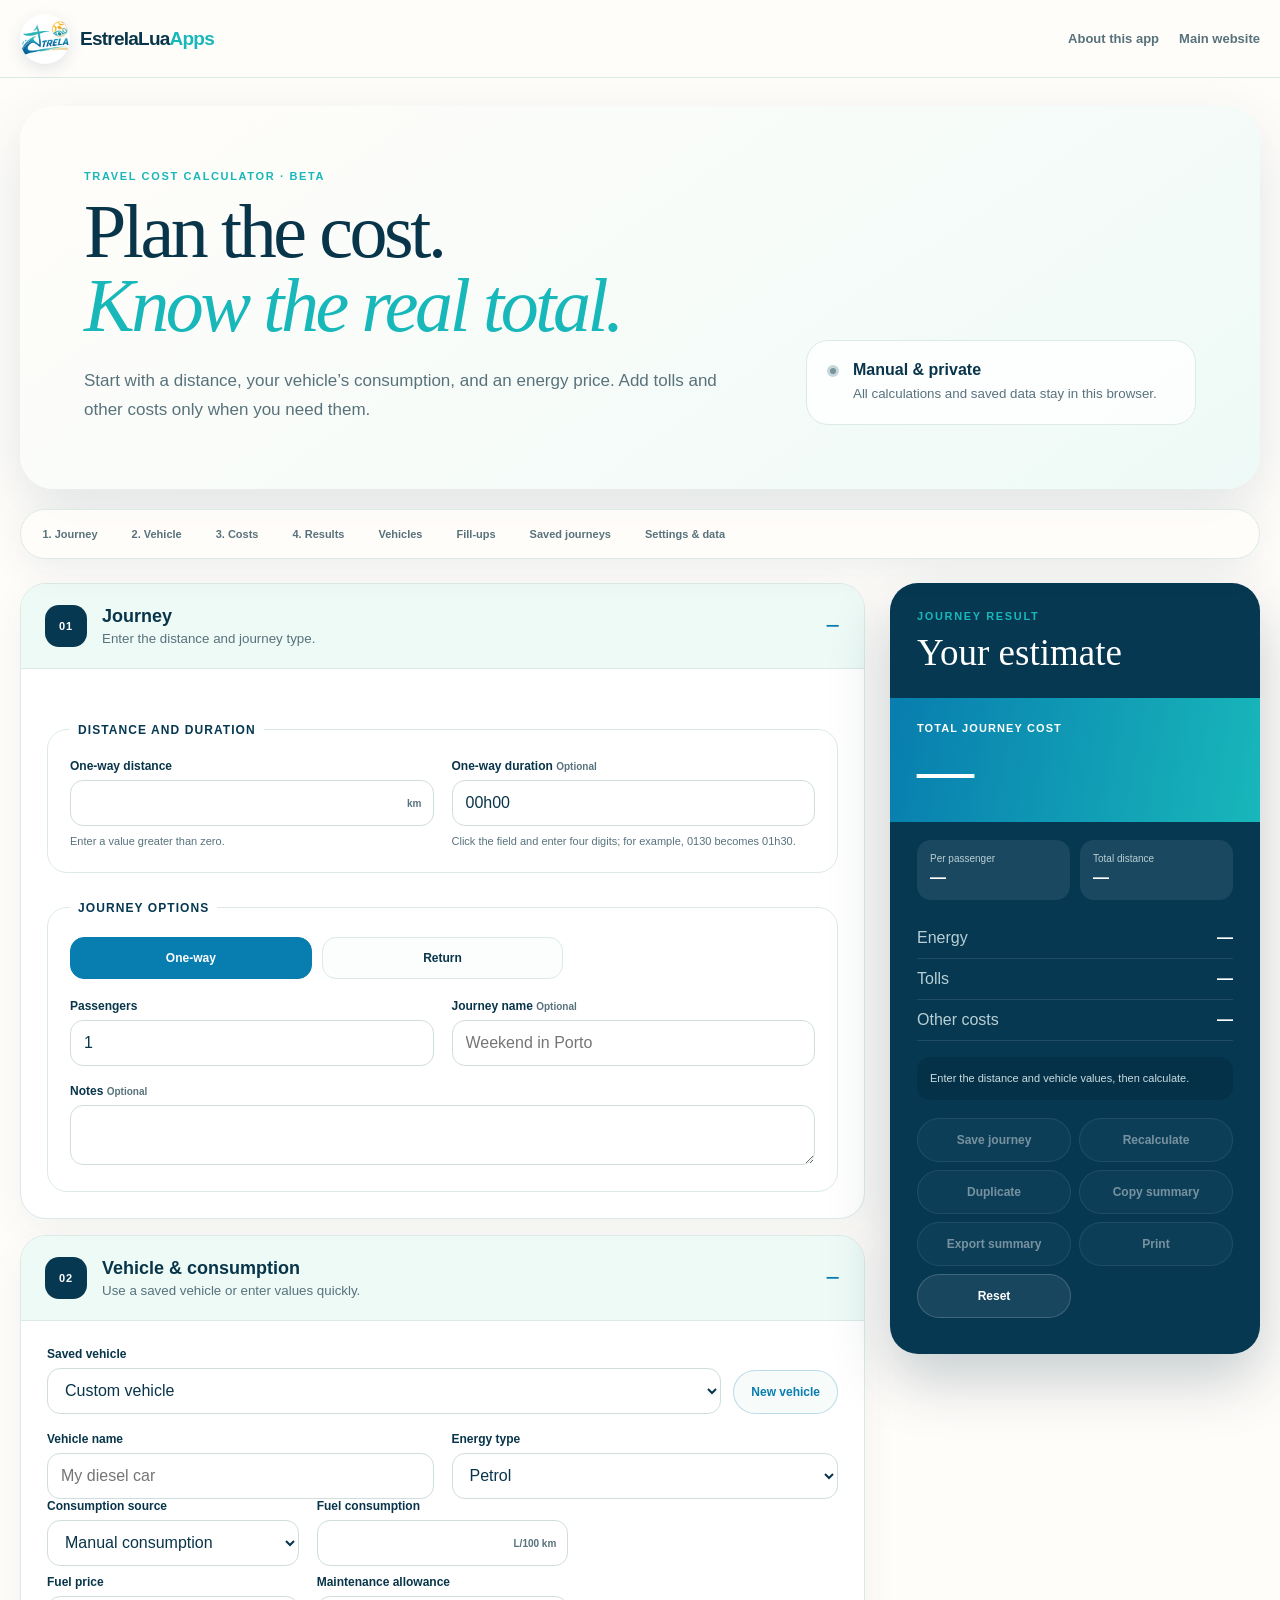
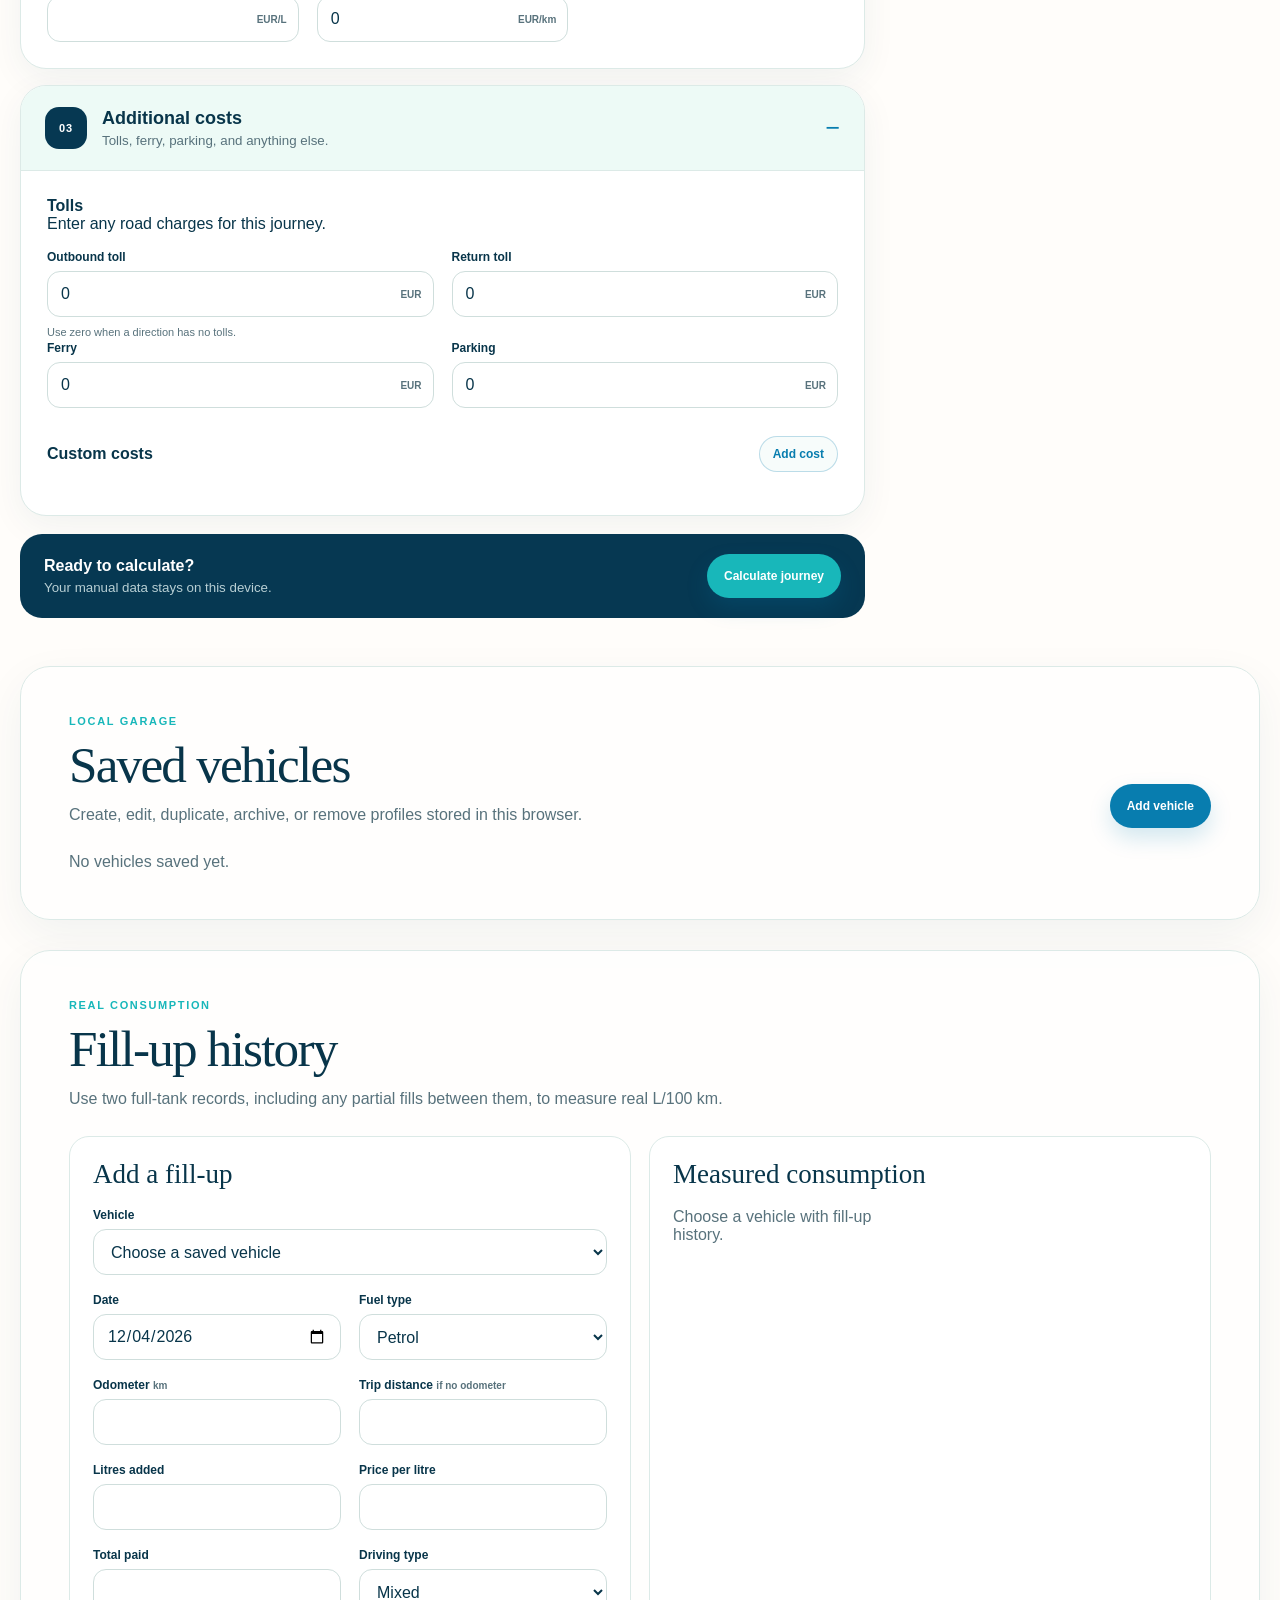
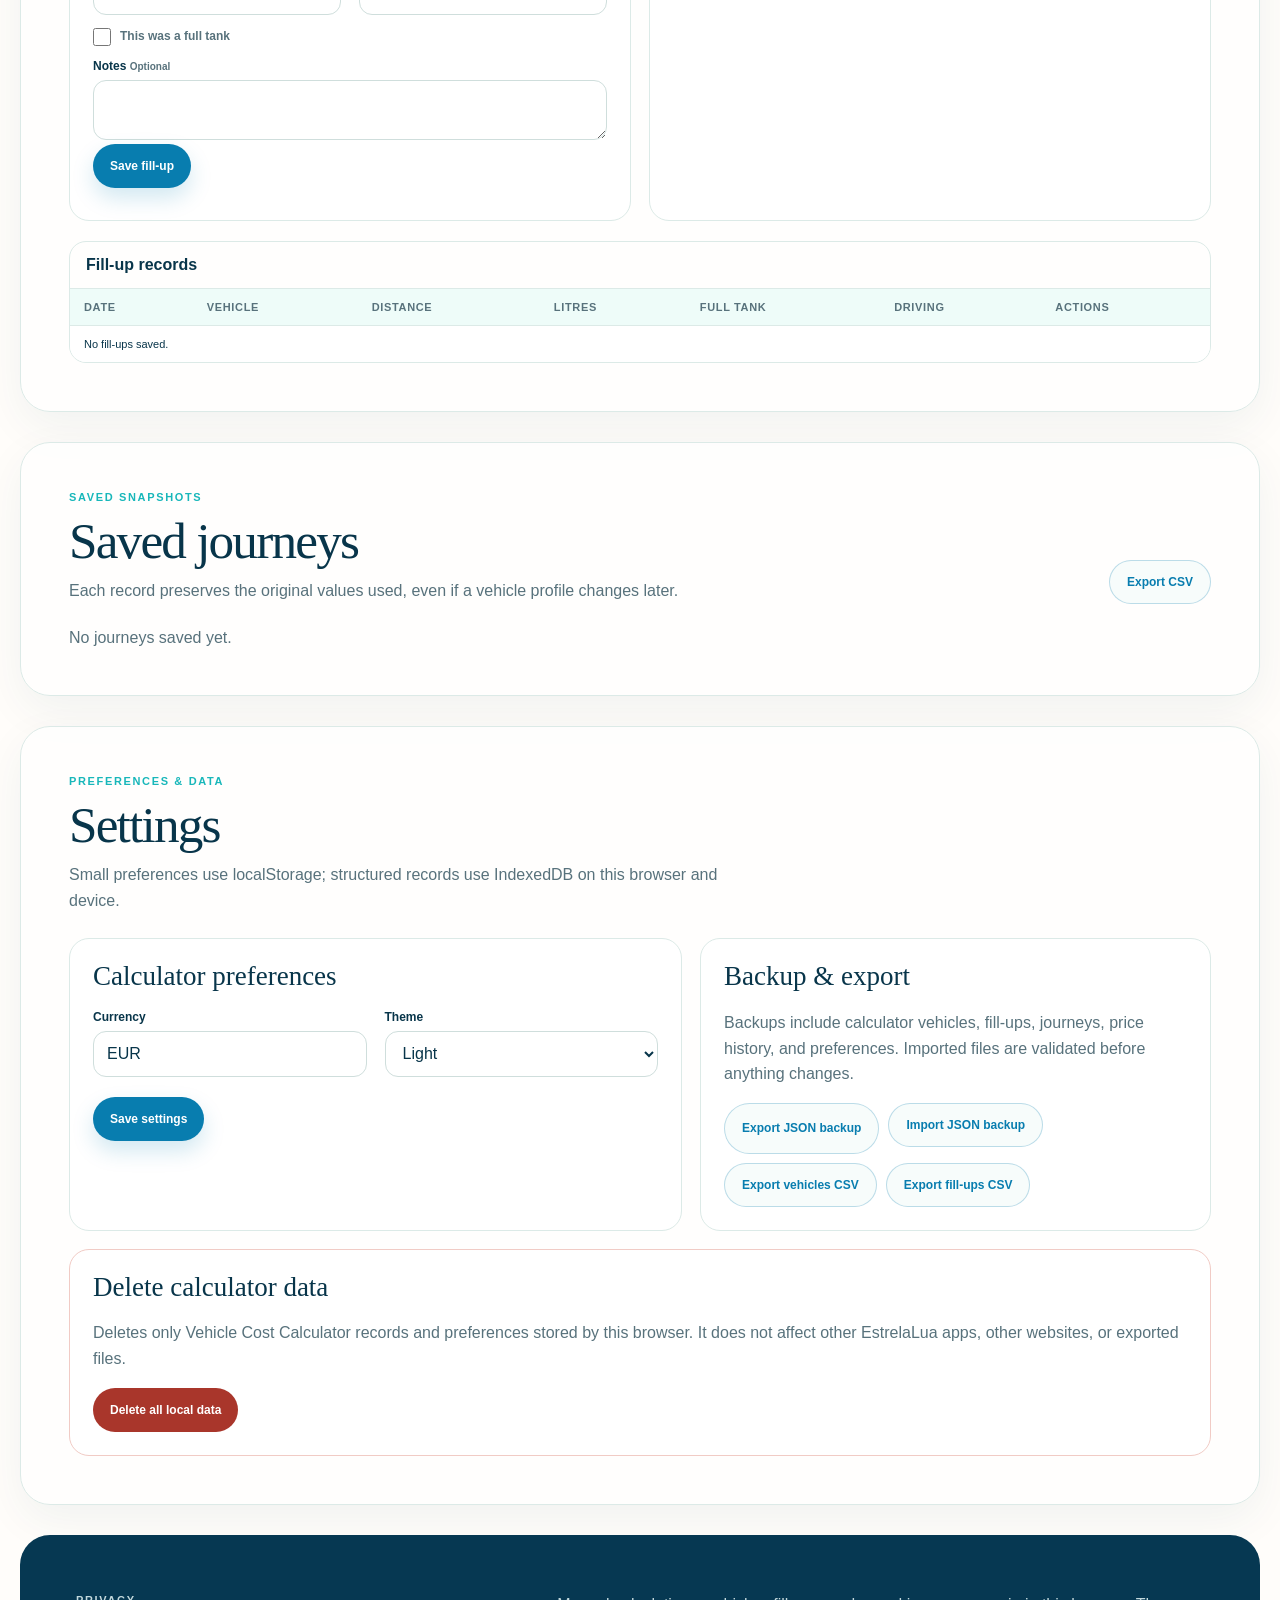
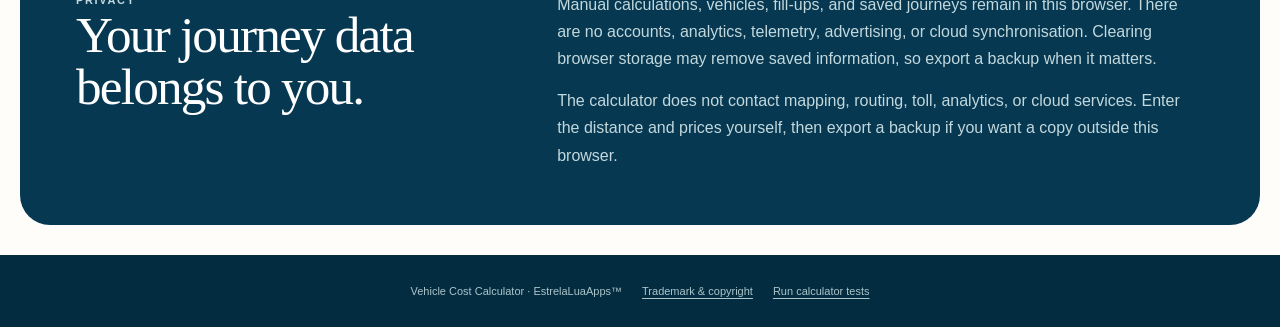
<file: tools/vehicle-cost-calculator/index.html>
<!doctype html>
<html lang="en">
  <head>
    <meta charset="UTF-8" />
    <meta name="viewport" content="width=device-width, initial-scale=1.0" />
    <meta name="description" content="Calculate vehicle journey costs using distance, real consumption, tolls, parking, maintenance, and passenger sharing." />
    <meta name="theme-color" content="#063852" />
    <title>Vehicle Cost Calculator &mdash; EstrelaLuaApps</title>
    <link rel="icon" href="../../assets/favicon-32.ico" sizes="32x32" />
    <link rel="stylesheet" href="calculator.css?v=6" />
    <script type="module" src="calculator.js?v=10"></script>
  </head>
  <body>
    <a class="skip-link" href="#calculator-main">Skip to calculator</a>

    <header class="calc-header">
      <a class="calc-brand" href="../../index.html" aria-label="EstrelaLuaApps home">
        <img src="../../assets/estrelalua-logo.png" alt="" width="48" height="48" />
        <span>EstrelaLua<span>Apps</span></span>
      </a>
      <nav aria-label="Calculator navigation">
        <a href="../../apps/vehicle-cost-calculator.html">About this app</a>
        <a href="../../index.html">Main website</a>
      </nav>
    </header>

    <main id="calculator-main">
      <section class="calc-hero">
        <div>
          <p class="kicker">Travel cost calculator &middot; Beta</p>
          <h1>Plan the cost.<br /><em>Know the real total.</em></h1>
          <p>Start with a distance, your vehicle&rsquo;s consumption, and an energy price. Add tolls and other costs only when you need them.</p>
        </div>
        <div class="mode-card">
          <span class="status-dot"></span>
          <div><strong>Manual &amp; private</strong><small>All calculations and saved data stay in this browser.</small></div>
        </div>
      </section>

      <nav class="section-nav" aria-label="Calculator sections">
        <a href="#trip-section">1. Journey</a>
        <a href="#vehicle-section">2. Vehicle</a>
        <a href="#costs-section">3. Costs</a>
        <a href="#results-section">4. Results</a>
        <a href="#vehicles-library">Vehicles</a>
        <a href="#fillups-section">Fill-ups</a>
        <a href="#journeys-section">Saved journeys</a>
        <a href="#settings-section">Settings &amp; data</a>
      </nav>

      <div class="calculator-layout">
        <form id="journey-form" class="journey-form" novalidate>
          <details id="trip-section" class="step-card" open>
            <summary><span>01</span><div><strong>Journey</strong><small>Enter the distance and journey type.</small></div></summary>
            <div class="step-content">
              <fieldset>
                <legend>Distance and duration</legend>
                <div class="field-grid two-columns">
                  <div class="field"><label for="one-way-distance">One-way distance</label><div class="unit-input"><input id="one-way-distance" name="oneWayDistance" inputmode="decimal" autocomplete="off" required aria-required="true" /><span>km</span></div><p class="field-help">Enter a value greater than zero.</p></div>
                  <div class="field"><label for="manual-duration">One-way duration <span class="optional">Optional</span></label><input id="manual-duration" name="manualDuration" inputmode="numeric" autocomplete="off" maxlength="5" value="00h00" pattern="[0-9]{2}h[0-5][0-9]" aria-describedby="duration-format" /><p id="duration-format" class="field-help">Click the field and enter four digits; for example, 0130 becomes 01h30.</p></div>
                </div>
              </fieldset>

              <fieldset>
                <legend>Journey options</legend>
                <div class="choice-row">
                  <label class="choice-card"><input type="radio" name="journeyType" value="one-way" checked /><span>One-way</span></label>
                  <label class="choice-card"><input type="radio" name="journeyType" value="return" /><span>Return</span></label>
                </div>
                <input id="trip-multiplier" name="tripMultiplier" type="hidden" value="1" />
                <div class="field-grid two-columns compact-grid">
                  <div class="field"><label for="passenger-count">Passengers</label><input id="passenger-count" name="passengerCount" type="number" min="1" step="1" value="1" required /></div>
                  <div class="field"><label for="journey-name">Journey name <span class="optional">Optional</span></label><input id="journey-name" name="journeyName" maxlength="120" placeholder="Weekend in Porto" /></div>
                </div>
                <div class="field"><label for="journey-notes">Notes <span class="optional">Optional</span></label><textarea id="journey-notes" name="journeyNotes" rows="2" maxlength="2000"></textarea></div>
              </fieldset>
            </div>
          </details>

          <details id="vehicle-section" class="step-card" open>
            <summary><span>02</span><div><strong>Vehicle &amp; consumption</strong><small>Use a saved vehicle or enter values quickly.</small></div></summary>
            <div class="step-content">
              <div class="saved-selector">
                <div class="field"><label for="vehicle-select">Saved vehicle</label><select id="vehicle-select"><option value="">Custom vehicle</option></select></div>
                <button class="secondary-button" id="new-vehicle" type="button">New vehicle</button>
              </div>
              <div class="field-grid two-columns">
                <div class="field"><label for="vehicle-name">Vehicle name</label><input id="vehicle-name" name="vehicleName" maxlength="100" placeholder="My diesel car" /></div>
                <div class="field"><label for="energy-type">Energy type</label><select id="energy-type" name="energyType"><option value="petrol">Petrol</option><option value="diesel">Diesel</option><option value="lpg">LPG</option><option value="hybrid">Hybrid</option><option value="plug-in-hybrid">Plug-in hybrid</option><option value="electric">Electric</option></select></div>
              </div>
              <div class="field-grid three-columns">
                <div class="field"><label for="consumption-source">Consumption source</label><select id="consumption-source" name="consumptionSource"><option value="manual">Manual consumption</option><option value="latest">Latest measured</option><option value="latest-three">Latest-three average</option><option value="overall">Overall measured average</option><option value="city">City measured average</option><option value="motorway">Motorway measured average</option><option value="mixed">Mixed measured average</option></select></div>
                <div class="field fuel-field"><label for="fuel-consumption">Fuel consumption</label><div class="unit-input"><input id="fuel-consumption" name="fuelConsumption" inputmode="decimal" /><span>L/100 km</span></div></div>
                <div class="field electric-field" hidden><label for="electric-consumption">Electric consumption</label><div class="unit-input"><input id="electric-consumption" name="electricConsumption" inputmode="decimal" /><span>kWh/100 km</span></div></div>
              </div>
              <div id="consumption-feedback" class="inline-message" role="status" aria-live="polite"></div>
              <div class="field-grid three-columns">
                <div class="field fuel-field"><label for="fuel-price">Fuel price</label><div class="unit-input"><input id="fuel-price" name="fuelPrice" inputmode="decimal" /><span id="fuel-price-unit">EUR/L</span></div></div>
                <div class="field electric-field" hidden><label for="electricity-price">Electricity price</label><div class="unit-input"><input id="electricity-price" name="electricityPrice" inputmode="decimal" /><span id="electricity-price-unit">EUR/kWh</span></div></div>
                <div class="field"><label for="maintenance-rate">Maintenance allowance</label><div class="unit-input"><input id="maintenance-rate" name="maintenanceRate" inputmode="decimal" value="0" /><span id="maintenance-unit">EUR/km</span></div></div>
              </div>
            </div>
          </details>

          <details id="costs-section" class="step-card" open>
            <summary><span>03</span><div><strong>Additional costs</strong><small>Tolls, ferry, parking, and anything else.</small></div></summary>
            <div class="step-content">
              <div class="toll-heading"><div><strong>Tolls</strong><span>Enter any road charges for this journey.</span></div></div>
              <div class="field-grid two-columns">
                <div class="field"><label for="outbound-toll">Outbound toll</label><div class="unit-input"><input id="outbound-toll" name="outboundToll" inputmode="decimal" value="0" /><span class="currency-unit">EUR</span></div></div>
                <div class="field"><label for="return-toll">Return toll</label><div class="unit-input"><input id="return-toll" name="returnToll" inputmode="decimal" value="0" /><span class="currency-unit">EUR</span></div></div>
              </div>
              <p class="field-help">Use zero when a direction has no tolls.</p>
              <div class="field-grid two-columns">
                <div class="field"><label for="ferry-cost">Ferry</label><div class="unit-input"><input id="ferry-cost" name="ferryCost" inputmode="decimal" value="0" /><span class="currency-unit">EUR</span></div></div>
                <div class="field"><label for="parking-cost">Parking</label><div class="unit-input"><input id="parking-cost" name="parkingCost" inputmode="decimal" value="0" /><span class="currency-unit">EUR</span></div></div>
              </div>
              <div class="custom-costs-heading"><strong>Custom costs</strong><button class="secondary-button compact-button" id="add-custom-cost" type="button">Add cost</button></div>
              <div id="custom-costs"></div>
            </div>
          </details>

          <div class="calculate-bar">
            <div><strong>Ready to calculate?</strong><small>Your manual data stays on this device.</small></div>
            <button class="primary-button" type="submit">Calculate journey</button>
          </div>
          <div id="form-errors" class="error-summary" role="alert" aria-live="assertive" hidden></div>
        </form>

        <aside id="results-section" class="results-card" aria-labelledby="results-title" aria-live="polite">
          <p class="kicker">Journey result</p>
          <h2 id="results-title">Your estimate</h2>
          <div class="total-block"><span>Total journey cost</span><strong id="result-total">&mdash;</strong></div>
          <div class="result-highlights">
            <div><span>Per passenger</span><strong id="result-passenger">&mdash;</strong></div>
            <div><span>Total distance</span><strong id="result-distance">&mdash;</strong></div>
          </div>
          <dl id="result-breakdown" class="result-breakdown">
            <div><dt>Energy</dt><dd>&mdash;</dd></div>
            <div><dt>Tolls</dt><dd>&mdash;</dd></div>
            <div><dt>Other costs</dt><dd>&mdash;</dd></div>
          </dl>
          <div id="result-assumptions" class="result-assumptions">Enter the distance and vehicle values, then calculate.</div>
          <div class="result-actions">
            <button id="save-journey" type="button" disabled>Save journey</button>
            <button id="recalculate-result" type="button" disabled>Recalculate</button>
            <button id="duplicate-current" type="button" disabled>Duplicate</button>
            <button id="copy-summary" type="button" disabled>Copy summary</button>
            <button id="export-summary" type="button" disabled>Export summary</button>
            <button id="print-result" type="button" disabled>Print</button>
            <button id="reset-calculator" type="button">Reset</button>
          </div>
          <div id="action-status" class="inline-message" role="status" aria-live="polite"></div>
        </aside>
      </div>

      <section id="vehicles-library" class="workspace-section">
        <div class="section-heading"><div><p class="kicker">Local garage</p><h2>Saved vehicles</h2><p>Create, edit, duplicate, archive, or remove profiles stored in this browser.</p></div><button class="primary-button" id="add-vehicle-library" type="button">Add vehicle</button></div>
        <div id="vehicle-list" class="card-list empty-state">No vehicles saved yet.</div>
      </section>

      <section id="fillups-section" class="workspace-section">
        <div class="section-heading"><div><p class="kicker">Real consumption</p><h2>Fill-up history</h2><p>Use two full-tank records, including any partial fills between them, to measure real L/100 km.</p></div></div>
        <div class="workspace-grid">
          <form id="fillup-form" class="data-card" novalidate>
            <h3>Add a fill-up</h3>
            <div class="field"><label for="fillup-vehicle">Vehicle</label><select id="fillup-vehicle" required><option value="">Choose a saved vehicle</option></select></div>
            <div class="field-grid two-columns">
              <div class="field"><label for="fillup-date">Date</label><input id="fillup-date" type="date" required /></div>
              <div class="field"><label for="fillup-fuel-type">Fuel type</label><select id="fillup-fuel-type"><option value="petrol">Petrol</option><option value="diesel">Diesel</option><option value="lpg">LPG</option></select></div>
              <div class="field"><label for="fillup-odometer">Odometer <span class="optional">km</span></label><input id="fillup-odometer" inputmode="decimal" /></div>
              <div class="field"><label for="fillup-trip-distance">Trip distance <span class="optional">if no odometer</span></label><input id="fillup-trip-distance" inputmode="decimal" /></div>
              <div class="field"><label for="fillup-litres">Litres added</label><input id="fillup-litres" inputmode="decimal" required /></div>
              <div class="field"><label for="fillup-price">Price per litre</label><input id="fillup-price" inputmode="decimal" /></div>
              <div class="field"><label for="fillup-total">Total paid</label><input id="fillup-total" inputmode="decimal" /></div>
              <div class="field"><label for="fillup-driving">Driving type</label><select id="fillup-driving"><option value="mixed">Mixed</option><option value="city">City</option><option value="motorway">Motorway</option><option value="other">Other</option></select></div>
            </div>
            <label class="check-row"><input id="fillup-full" type="checkbox" /> This was a full tank</label>
            <div class="field"><label for="fillup-notes">Notes <span class="optional">Optional</span></label><textarea id="fillup-notes" rows="2" maxlength="1000"></textarea></div>
            <button class="primary-button" type="submit">Save fill-up</button>
            <div id="fillup-status" class="inline-message" role="status" aria-live="polite"></div>
          </form>
          <div class="data-card">
            <h3>Measured consumption</h3>
            <div id="consumption-stats" class="stats-grid empty-state">Choose a vehicle with fill-up history.</div>
          </div>
        </div>
        <div class="table-wrap"><table><caption>Fill-up records</caption><thead><tr><th>Date</th><th>Vehicle</th><th>Distance</th><th>Litres</th><th>Full tank</th><th>Driving</th><th>Actions</th></tr></thead><tbody id="fillup-table"><tr><td colspan="7">No fill-ups saved.</td></tr></tbody></table></div>
      </section>

      <section id="journeys-section" class="workspace-section">
        <div class="section-heading"><div><p class="kicker">Saved snapshots</p><h2>Saved journeys</h2><p>Each record preserves the original values used, even if a vehicle profile changes later.</p></div><button class="secondary-button" id="export-journeys-csv" type="button">Export CSV</button></div>
        <div id="journey-list" class="card-list empty-state">No journeys saved yet.</div>
      </section>

      <section id="settings-section" class="workspace-section">
        <div class="section-heading"><div><p class="kicker">Preferences &amp; data</p><h2>Settings</h2><p>Small preferences use localStorage; structured records use IndexedDB on this browser and device.</p></div></div>
        <div class="settings-grid">
          <form id="settings-form" class="data-card">
            <h3>Calculator preferences</h3>
            <div class="field-grid two-columns">
              <div class="field"><label for="currency">Currency</label><input id="currency" maxlength="3" value="EUR" pattern="[A-Za-z]{3}" /></div>
              <div class="field"><label for="theme">Theme</label><select id="theme"><option value="light">Light</option><option value="dark">Dark</option><option value="system">System</option></select></div>
            </div>
            <div class="button-row"><button class="primary-button" type="submit">Save settings</button></div>
            <div id="settings-status" class="inline-message" role="status" aria-live="polite"></div>
          </form>
          <div class="data-card">
            <h3>Backup &amp; export</h3>
            <p>Backups include calculator vehicles, fill-ups, journeys, price history, and preferences. Imported files are validated before anything changes.</p>
            <div class="data-actions">
              <button class="secondary-button" id="export-backup" type="button">Export JSON backup</button>
              <label class="file-button">Import JSON backup<input id="import-backup" type="file" accept="application/json,.json" /></label>
              <button class="secondary-button" id="export-vehicles-csv" type="button">Export vehicles CSV</button>
              <button class="secondary-button" id="export-fillups-csv" type="button">Export fill-ups CSV</button>
            </div>
          </div>
          <div class="data-card danger-card">
            <h3>Delete calculator data</h3>
            <p>Deletes only Vehicle Cost Calculator records and preferences stored by this browser. It does not affect other EstrelaLua apps, other websites, or exported files.</p>
            <button class="danger-button" id="delete-all-data" type="button">Delete all local data</button>
          </div>
        </div>
      </section>

      <section class="privacy-card" aria-labelledby="privacy-title">
        <div><p class="kicker">Privacy</p><h2 id="privacy-title">Your journey data belongs to you.</h2></div>
        <div>
          <p>Manual calculations, vehicles, fill-ups, and saved journeys remain in this browser. There are no accounts, analytics, telemetry, advertising, or cloud synchronisation. Clearing browser storage may remove saved information, so export a backup when it matters.</p>
          <p>The calculator does not contact mapping, routing, toll, analytics, or cloud services. Enter the distance and prices yourself, then export a backup if you want a copy outside this browser.</p>
        </div>
      </section>
    </main>

    <dialog id="vehicle-dialog">
      <form id="vehicle-form" method="dialog" novalidate>
        <div class="dialog-heading"><div><p class="kicker">Vehicle profile</p><h2 id="vehicle-dialog-title">Add vehicle</h2></div><button class="icon-button" type="button" data-close-dialog aria-label="Close">&times;</button></div>
        <input id="profile-id" type="hidden" />
        <div class="dialog-scroll">
          <div class="field-grid two-columns">
            <div class="field"><label for="profile-name">Vehicle name</label><input id="profile-name" maxlength="100" required /></div>
            <div class="field"><label for="profile-energy">Energy type</label><select id="profile-energy"><option value="petrol">Petrol</option><option value="diesel">Diesel</option><option value="lpg">LPG</option><option value="hybrid">Hybrid</option><option value="plug-in-hybrid">Plug-in hybrid</option><option value="electric">Electric</option></select></div>
            <div class="field"><label for="profile-make">Make</label><input id="profile-make" maxlength="80" /></div>
            <div class="field"><label for="profile-model">Model</label><input id="profile-model" maxlength="80" /></div>
            <div class="field"><label for="profile-year">Year</label><input id="profile-year" type="number" min="1900" max="2100" /></div>
            <div class="field"><label for="profile-engine">Engine description</label><input id="profile-engine" maxlength="120" /></div>
            <div class="field"><label for="profile-registration">Registration or nickname</label><input id="profile-registration" maxlength="40" /></div>
            <div class="field"><label for="profile-consumption">Manual fuel consumption</label><input id="profile-consumption" inputmode="decimal" /></div>
            <div class="field"><label for="profile-electric-consumption">Manual electric consumption</label><input id="profile-electric-consumption" inputmode="decimal" /></div>
            <div class="field"><label for="profile-preferred-source">Preferred consumption source</label><select id="profile-preferred-source"><option value="manual">Manual</option><option value="latest">Latest measured</option><option value="latest-three">Latest-three measured</option><option value="overall">Overall measured</option><option value="city">City measured</option><option value="motorway">Motorway measured</option><option value="mixed">Mixed measured</option></select></div>
            <div class="field"><label for="profile-maintenance">Maintenance cost per km</label><input id="profile-maintenance" inputmode="decimal" /></div>
            <div class="field"><label for="profile-passengers">Default passengers</label><input id="profile-passengers" type="number" min="1" step="1" value="1" /></div>
          </div>
          <div class="field"><label for="profile-notes">Notes</label><textarea id="profile-notes" rows="3" maxlength="2000"></textarea></div>
          <label class="check-row"><input id="profile-archived" type="checkbox" /> Archive this vehicle</label>
        </div>
        <div class="dialog-actions"><button class="secondary-button" type="button" data-close-dialog>Cancel</button><button class="primary-button" type="submit">Save vehicle</button></div>
        <div id="vehicle-form-status" class="inline-message" role="status" aria-live="polite"></div>
      </form>
    </dialog>

    <dialog id="import-dialog">
      <form method="dialog">
        <div class="dialog-heading"><div><p class="kicker">Import preview</p><h2>Review this backup</h2></div><button class="icon-button" type="button" data-close-import aria-label="Close">&times;</button></div>
        <div id="import-preview" class="import-preview"></div>
        <p>Replace first creates a safety export download, then clears only this calculator&rsquo;s data. Merge keeps existing records and replaces only records with matching IDs.</p>
        <div class="dialog-actions"><button class="secondary-button" type="button" data-close-import>Cancel</button><button class="secondary-button" id="merge-backup" type="button">Merge</button><button class="danger-button" id="replace-backup" type="button">Replace</button></div>
      </form>
    </dialog>

    <template id="custom-cost-template">
      <div class="custom-cost-row">
        <div class="field"><label>Cost name</label><input class="custom-cost-name" maxlength="80" placeholder="Airport fee" /></div>
        <div class="field"><label>Amount</label><div class="unit-input"><input class="custom-cost-amount" inputmode="decimal" /><span class="currency-unit">EUR</span></div></div>
        <button class="icon-button remove-custom-cost" type="button" aria-label="Remove custom cost">&times;</button>
      </div>
    </template>

    <footer class="calc-footer">
      <span>Vehicle Cost Calculator &middot; EstrelaLuaApps&trade;</span>
      <a href="../../legal.html">Trademark &amp; copyright</a>
      <a href="tests.html">Run calculator tests</a>
    </footer>
  </body>
</html>
</file>
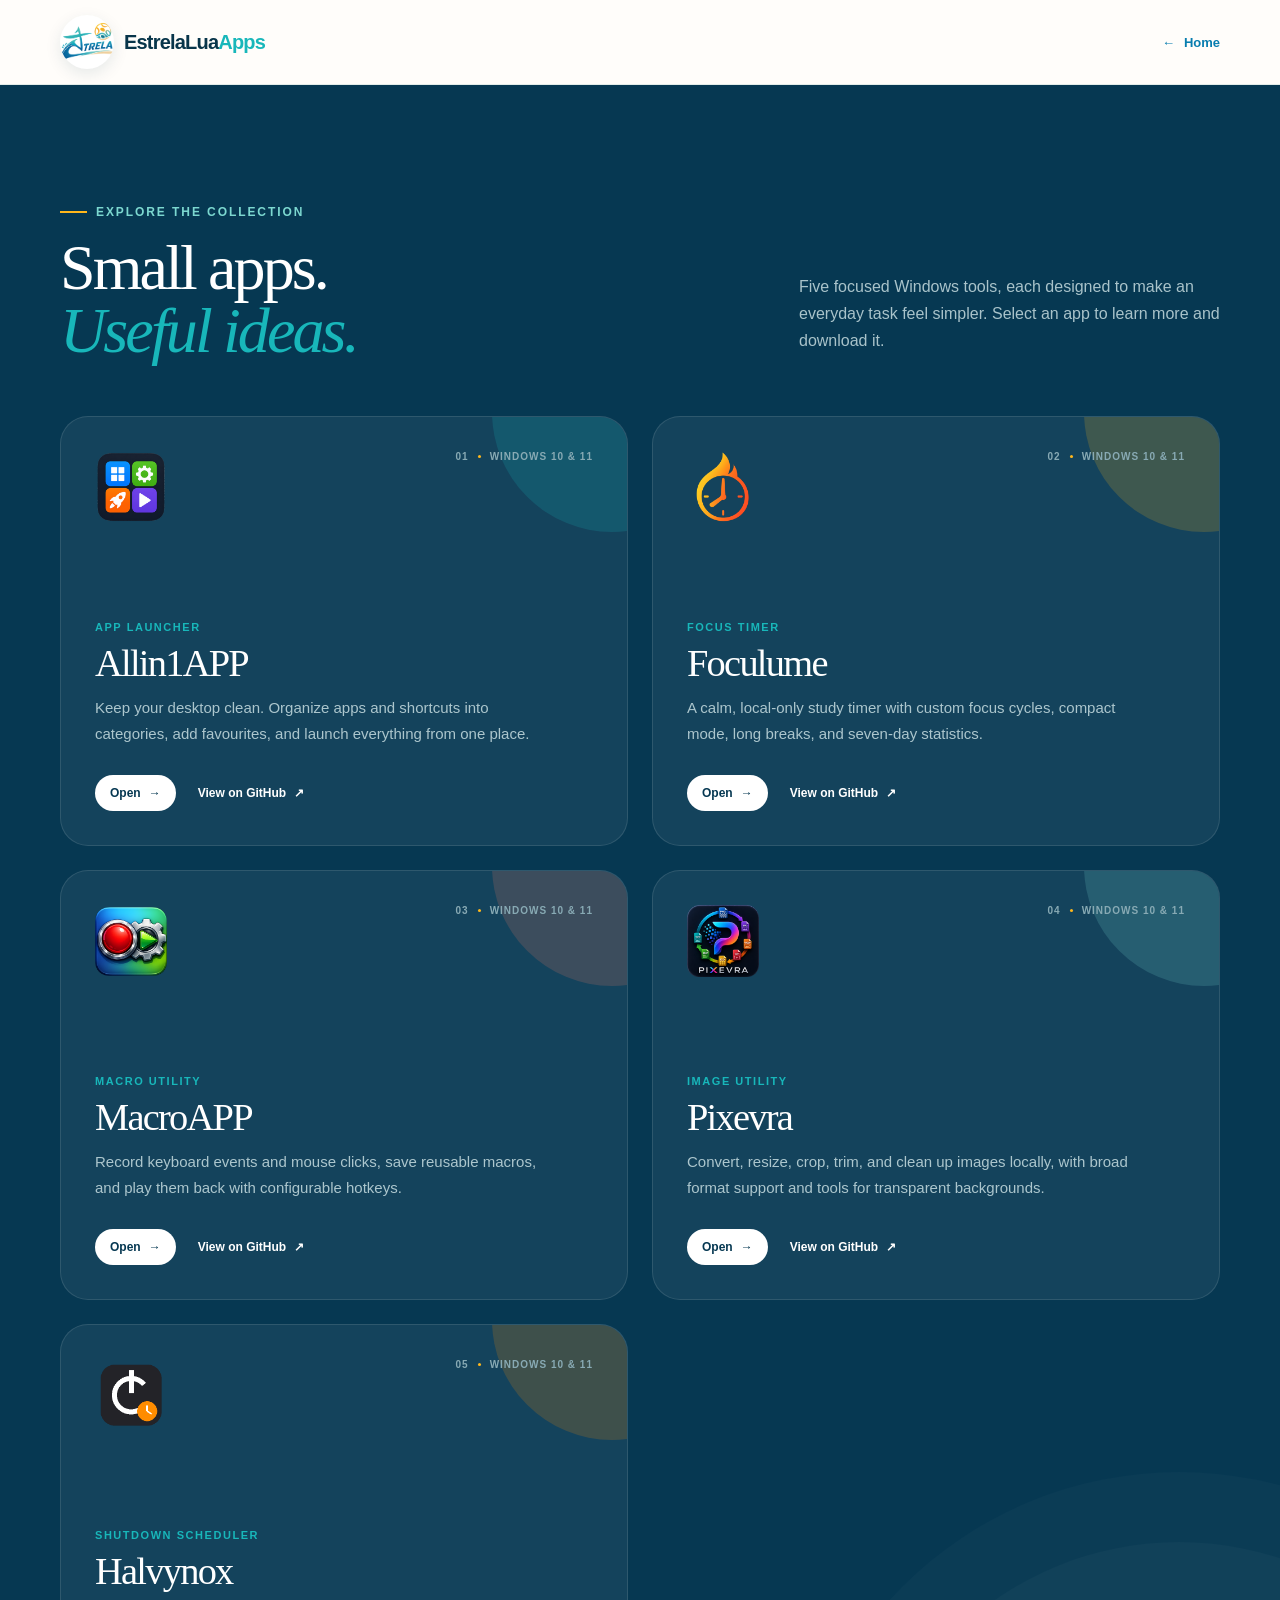
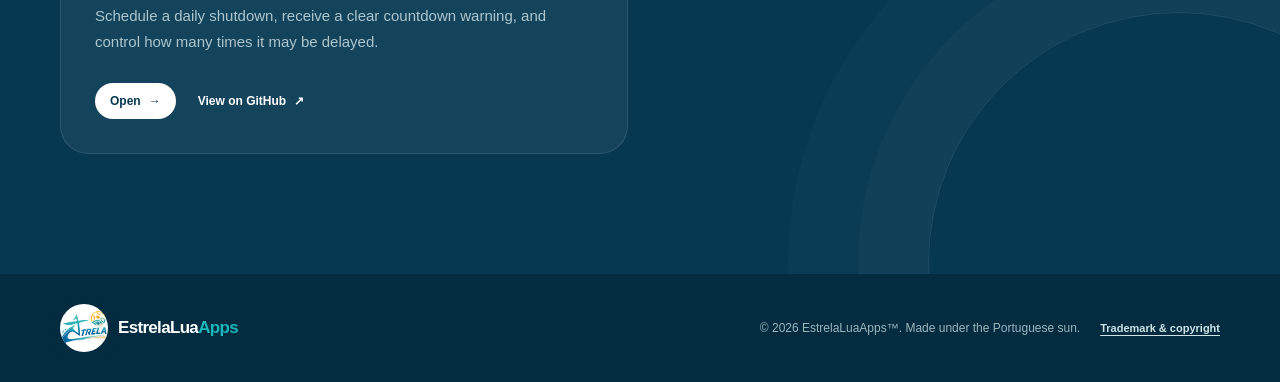
<file: apps.html>
<!doctype html>
<html lang="en">
  <head>
    <meta charset="UTF-8" />
    <meta name="viewport" content="width=device-width, initial-scale=1.0" />
    <meta
      name="description"
      content="Explore the Windows applications created by EstrelaLuaApps: Allin1APP, Foculume, MacroAPP, Pixevra, and Halvynox."
    />
    <meta name="theme-color" content="#063852" />
    <title>Apps &mdash; EstrelaLuaApps</title>
    <link rel="icon" href="assets/favicon-32.ico" sizes="32x32" />
    <link rel="icon" href="assets/favicon-48.ico" sizes="48x48" />
    <link rel="apple-touch-icon" href="assets/icon-128.ico" />
    <link rel="stylesheet" href="styles.css" />
    <script src="script.js" defer></script>
  </head>
  <body class="detail-page">
    <a class="skip-link" href="#main">Skip to content</a>

    <header class="detail-header">
      <div class="shell nav-wrap">
        <a class="brand" href="index.html" aria-label="EstrelaLuaApps home">
          <img class="brand-logo" src="assets/estrelalua-logo.png" alt="" width="54" height="54" />
          <span>EstrelaLua<span>Apps</span></span>
        </a>
        <a class="detail-back" href="index.html"><span aria-hidden="true">&larr;</span> Home</a>
      </div>
    </header>

    <main id="main">
      <section class="section apps-section apps-page-section">
        <div class="shell">
          <div class="apps-heading reveal">
            <div>
              <p class="eyebrow light"><span></span>Explore the collection</p>
              <h1 class="apps-page-title">Small apps.<br /><em>Useful ideas.</em></h1>
            </div>
            <p>
              Five focused Windows tools, each designed to make an everyday task
              feel simpler. Select an app to learn more and download it.
            </p>
          </div>

          <div class="app-grid">
            <article class="app-card app-one reveal">
              <div class="app-card-top">
                <a class="app-symbol has-image" href="apps/allin1app.html" aria-label="Open Allin1APP details"><img src="assets/allin1app-icon.png" alt="" /></a>
                <div class="app-meta"><span>01</span><span>Windows 10 &amp; 11</span></div>
              </div>
              <div class="app-copy">
                <p class="card-label">App launcher</p>
                <h2>Allin1APP</h2>
                <p>Keep your desktop clean. Organize apps and shortcuts into categories, add favourites, and launch everything from one place.</p>
              </div>
              <div class="app-links">
                <a href="apps/allin1app.html">Open <span aria-hidden="true">&rarr;</span></a>
                <a href="https://github.com/GamrGamr/Allin1APP" target="_blank" rel="noopener noreferrer">View on GitHub <span aria-hidden="true">&nearr;</span></a>
              </div>
            </article>

            <article class="app-card app-two reveal reveal-delay">
              <div class="app-card-top">
                <a class="app-symbol has-image" href="apps/foculume.html" aria-label="Open Foculume details"><img src="assets/foculume-icon.png" alt="" /></a>
                <div class="app-meta"><span>02</span><span>Windows 10 &amp; 11</span></div>
              </div>
              <div class="app-copy">
                <p class="card-label">Focus timer</p>
                <h2>Foculume</h2>
                <p>A calm, local-only study timer with custom focus cycles, compact mode, long breaks, and seven-day statistics.</p>
              </div>
              <div class="app-links">
                <a href="apps/foculume.html">Open <span aria-hidden="true">&rarr;</span></a>
                <a href="https://github.com/GamrGamr/Foculume" target="_blank" rel="noopener noreferrer">View on GitHub <span aria-hidden="true">&nearr;</span></a>
              </div>
            </article>

            <article class="app-card app-three reveal">
              <div class="app-card-top">
                <a class="app-symbol has-image" href="apps/macroapp.html" aria-label="Open MacroAPP details"><img src="assets/macroapp-icon.png" alt="" /></a>
                <div class="app-meta"><span>03</span><span>Windows 10 &amp; 11</span></div>
              </div>
              <div class="app-copy">
                <p class="card-label">Macro utility</p>
                <h2>MacroAPP</h2>
                <p>Record keyboard events and mouse clicks, save reusable macros, and play them back with configurable hotkeys.</p>
              </div>
              <div class="app-links">
                <a href="apps/macroapp.html">Open <span aria-hidden="true">&rarr;</span></a>
                <a href="https://github.com/GamrGamr/MacroAPP" target="_blank" rel="noopener noreferrer">View on GitHub <span aria-hidden="true">&nearr;</span></a>
              </div>
            </article>

            <article class="app-card app-four reveal reveal-delay">
              <div class="app-card-top">
                <a class="app-symbol has-image" href="apps/pixevra.html" aria-label="Open Pixevra details"><img src="assets/pixevra-icon.png" alt="" /></a>
                <div class="app-meta"><span>04</span><span>Windows 10 &amp; 11</span></div>
              </div>
              <div class="app-copy">
                <p class="card-label">Image utility</p>
                <h2>Pixevra</h2>
                <p>Convert, resize, crop, trim, and clean up images locally, with broad format support and tools for transparent backgrounds.</p>
              </div>
              <div class="app-links">
                <a href="apps/pixevra.html">Open <span aria-hidden="true">&rarr;</span></a>
                <a href="https://github.com/GamrGamr/Pixevra" target="_blank" rel="noopener noreferrer">View on GitHub <span aria-hidden="true">&nearr;</span></a>
              </div>
            </article>

            <article class="app-card app-five reveal">
              <div class="app-card-top">
                <a class="app-symbol has-image" href="apps/halvynox.html" aria-label="Open Halvynox details"><img src="assets/halvynox-icon.png" alt="" /></a>
                <div class="app-meta"><span>05</span><span>Windows 10 &amp; 11</span></div>
              </div>
              <div class="app-copy">
                <p class="card-label">Shutdown scheduler</p>
                <h2>Halvynox</h2>
                <p>Schedule a daily shutdown, receive a clear countdown warning, and control how many times it may be delayed.</p>
              </div>
              <div class="app-links">
                <a href="apps/halvynox.html">Open <span aria-hidden="true">&rarr;</span></a>
                <a href="https://github.com/GamrGamr/Halvynox" target="_blank" rel="noopener noreferrer">View on GitHub <span aria-hidden="true">&nearr;</span></a>
              </div>
            </article>
          </div>
        </div>
      </section>
    </main>

    <footer class="site-footer">
      <div class="shell footer-row">
        <a class="brand footer-brand" href="index.html">
          <img class="brand-logo" src="assets/estrelalua-logo.png" alt="" width="48" height="48" />
          <span>EstrelaLua<span>Apps</span></span>
        </a>
        <div class="footer-meta">
          <p>&copy; <span data-year></span> EstrelaLuaApps&trade;. Made under the Portuguese sun.</p>
          <a href="legal.html">Trademark &amp; copyright</a>
        </div>
      </div>
    </footer>
  </body>
</html>
</file>
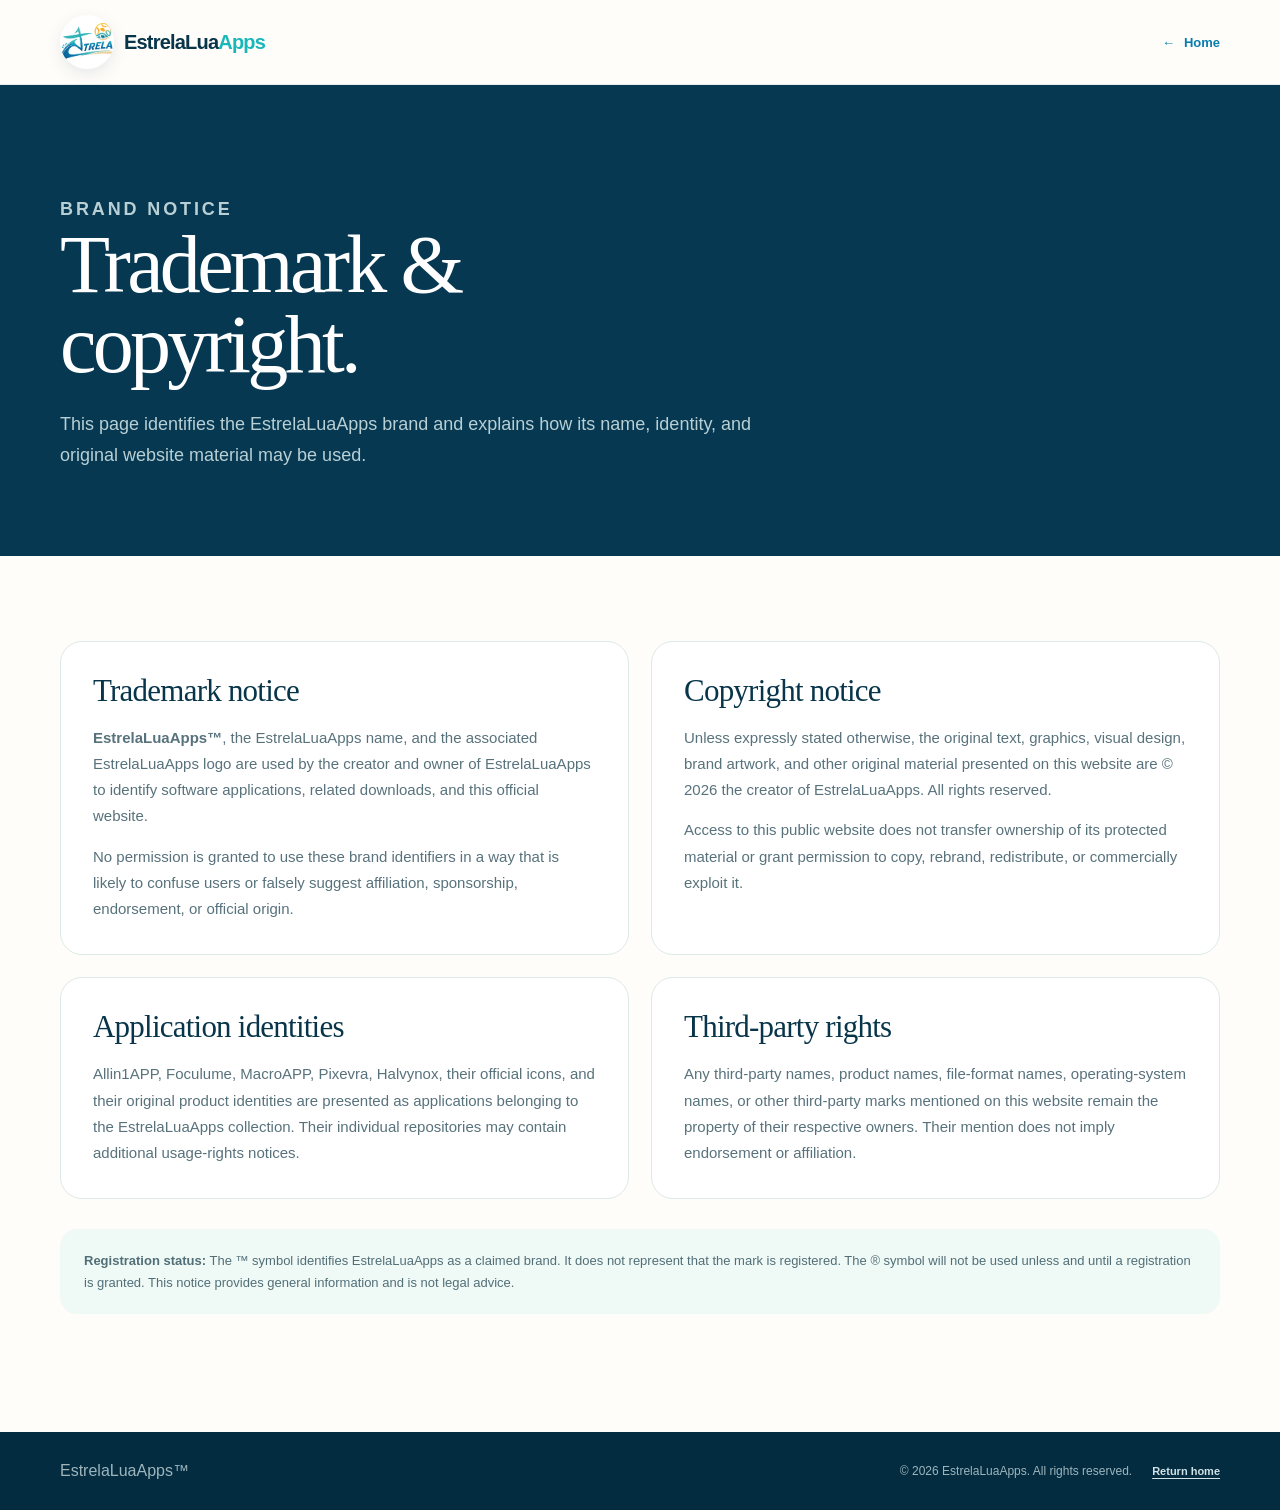
<file: legal.html>
<!doctype html>
<html lang="en">
  <head>
    <meta charset="UTF-8" />
    <meta name="viewport" content="width=device-width, initial-scale=1.0" />
    <meta name="description" content="Trademark and copyright notice for EstrelaLuaApps and its official software website." />
    <meta name="theme-color" content="#063852" />
    <title>Trademark &amp; Copyright — EstrelaLuaApps</title>
    <link rel="icon" href="assets/favicon-32.ico" sizes="32x32" />
    <link rel="stylesheet" href="styles.css" />
  </head>
  <body class="detail-page">
    <header class="detail-header">
      <div class="shell nav-wrap">
        <a class="brand" href="index.html" aria-label="EstrelaLuaApps home">
          <img class="brand-logo" src="assets/estrelalua-logo.png" alt="" width="54" height="54" />
          <span>EstrelaLua<span>Apps</span></span>
        </a>
        <a class="detail-back" href="index.html"><span aria-hidden="true">←</span> Home</a>
      </div>
    </header>

    <main>
      <section class="legal-hero">
        <div class="shell">
          <p class="detail-kicker">Brand notice</p>
          <h1>Trademark &amp;<br />copyright.</h1>
          <p>This page identifies the EstrelaLuaApps brand and explains how its name, identity, and original website material may be used.</p>
        </div>
      </section>

      <section class="legal-content">
        <div class="shell">
          <div class="legal-grid">
            <article class="legal-card">
              <h2>Trademark notice</h2>
              <p><strong>EstrelaLuaApps™</strong>, the EstrelaLuaApps name, and the associated EstrelaLuaApps logo are used by the creator and owner of EstrelaLuaApps to identify software applications, related downloads, and this official website.</p>
              <p>No permission is granted to use these brand identifiers in a way that is likely to confuse users or falsely suggest affiliation, sponsorship, endorsement, or official origin.</p>
            </article>

            <article class="legal-card">
              <h2>Copyright notice</h2>
              <p>Unless expressly stated otherwise, the original text, graphics, visual design, brand artwork, and other original material presented on this website are © 2026 the creator of EstrelaLuaApps. All rights reserved.</p>
              <p>Access to this public website does not transfer ownership of its protected material or grant permission to copy, rebrand, redistribute, or commercially exploit it.</p>
            </article>

            <article class="legal-card">
              <h2>Application identities</h2>
              <p>Allin1APP, Foculume, MacroAPP, Pixevra, Halvynox, their official icons, and their original product identities are presented as applications belonging to the EstrelaLuaApps collection. Their individual repositories may contain additional usage-rights notices.</p>
            </article>

            <article class="legal-card">
              <h2>Third-party rights</h2>
              <p>Any third-party names, product names, file-format names, operating-system names, or other third-party marks mentioned on this website remain the property of their respective owners. Their mention does not imply endorsement or affiliation.</p>
            </article>
          </div>

          <p class="legal-note"><strong>Registration status:</strong> The ™ symbol identifies EstrelaLuaApps as a claimed brand. It does not represent that the mark is registered. The ® symbol will not be used unless and until a registration is granted. This notice provides general information and is not legal advice.</p>
        </div>
      </section>
    </main>

    <footer class="site-footer">
      <div class="shell footer-row">
        <span>EstrelaLuaApps™</span>
        <div class="footer-meta"><p>© 2026 EstrelaLuaApps. All rights reserved.</p><a href="index.html">Return home</a></div>
      </div>
    </footer>
  </body>
</html>
</file>
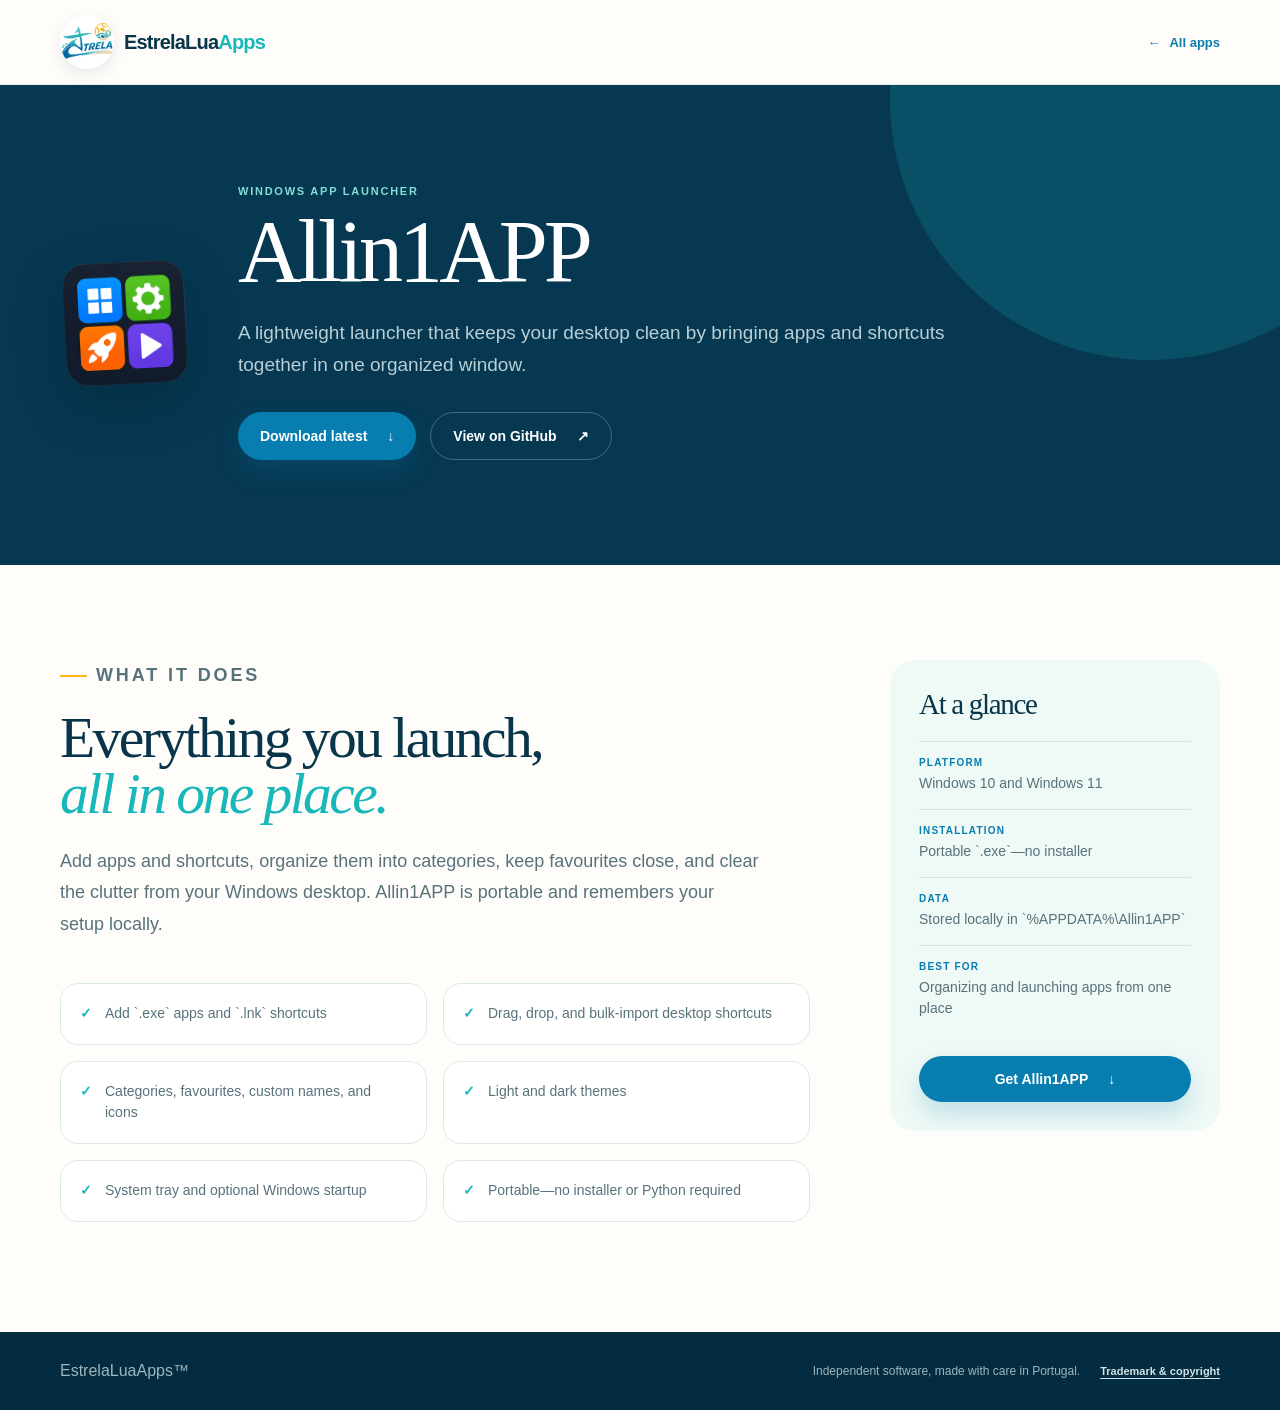
<file: apps/allin1app.html>
<!doctype html>
<html lang="en">
  <head>
    <meta charset="UTF-8" />
    <meta name="viewport" content="width=device-width, initial-scale=1.0" />
    <meta name="description" content="Allin1APP is a lightweight Windows app launcher that organizes apps and shortcuts in one clean window." />
    <meta name="theme-color" content="#063852" />
    <title>Allin1APP — EstrelaLuaApps</title>
    <link rel="icon" href="../assets/favicon-32.ico" sizes="32x32" />
    <link rel="stylesheet" href="../styles.css" />
  </head>
  <body class="detail-page allin1-detail">
    <header class="detail-header">
      <div class="shell nav-wrap">
        <a class="brand" href="../index.html" aria-label="EstrelaLuaApps home">
          <img class="brand-logo" src="../assets/estrelalua-logo.png" alt="" width="54" height="54" />
          <span>EstrelaLua<span>Apps</span></span>
        </a>
        <a class="detail-back" href="../index.html#apps"><span aria-hidden="true">←</span> All apps</a>
      </div>
    </header>
    <main>
      <section class="detail-hero">
        <div class="shell detail-hero-grid">
          <div class="detail-app-icon has-image" aria-hidden="true"><img src="../assets/allin1app-icon.png" alt="" /></div>
          <div>
            <p class="detail-kicker">Windows app launcher</p>
            <h1>Allin1APP</h1>
            <p class="detail-lead">A lightweight launcher that keeps your desktop clean by bringing apps and shortcuts together in one organized window.</p>
            <div class="detail-actions">
              <a class="button button-primary" href="https://github.com/GamrGamr/Allin1APP/releases" target="_blank" rel="noopener noreferrer">Download latest <span aria-hidden="true">↓</span></a>
              <a class="button button-secondary" href="https://github.com/GamrGamr/Allin1APP" target="_blank" rel="noopener noreferrer">View on GitHub <span aria-hidden="true">↗</span></a>
            </div>
          </div>
        </div>
      </section>
      <section class="detail-content">
        <div class="shell detail-layout">
          <div class="detail-main">
            <p class="eyebrow"><span></span>What it does</p>
            <h2>Everything you launch,<br /><em>all in one place.</em></h2>
            <p>Add apps and shortcuts, organize them into categories, keep favourites close, and clear the clutter from your Windows desktop. Allin1APP is portable and remembers your setup locally.</p>
            <div class="feature-grid">
              <div class="feature-item"><span>✓</span> Add `.exe` apps and `.lnk` shortcuts</div>
              <div class="feature-item"><span>✓</span> Drag, drop, and bulk-import desktop shortcuts</div>
              <div class="feature-item"><span>✓</span> Categories, favourites, custom names, and icons</div>
              <div class="feature-item"><span>✓</span> Light and dark themes</div>
              <div class="feature-item"><span>✓</span> System tray and optional Windows startup</div>
              <div class="feature-item"><span>✓</span> Portable—no installer or Python required</div>
            </div>
          </div>
          <aside class="detail-sidebar">
            <h2>At a glance</h2>
            <dl class="detail-facts">
              <div><dt>Platform</dt><dd>Windows 10 and Windows 11</dd></div>
              <div><dt>Installation</dt><dd>Portable `.exe`—no installer</dd></div>
              <div><dt>Data</dt><dd>Stored locally in `%APPDATA%\Allin1APP`</dd></div>
              <div><dt>Best for</dt><dd>Organizing and launching apps from one place</dd></div>
            </dl>
            <a class="button button-primary" href="https://github.com/GamrGamr/Allin1APP/releases" target="_blank" rel="noopener noreferrer">Get Allin1APP <span aria-hidden="true">↓</span></a>
          </aside>
        </div>
      </section>
    </main>
    <footer class="site-footer"><div class="shell footer-row"><span>EstrelaLuaApps™</span><div class="footer-meta"><p>Independent software, made with care in Portugal.</p><a href="../legal.html">Trademark &amp; copyright</a></div></div></footer>
  </body>
</html>
</file>
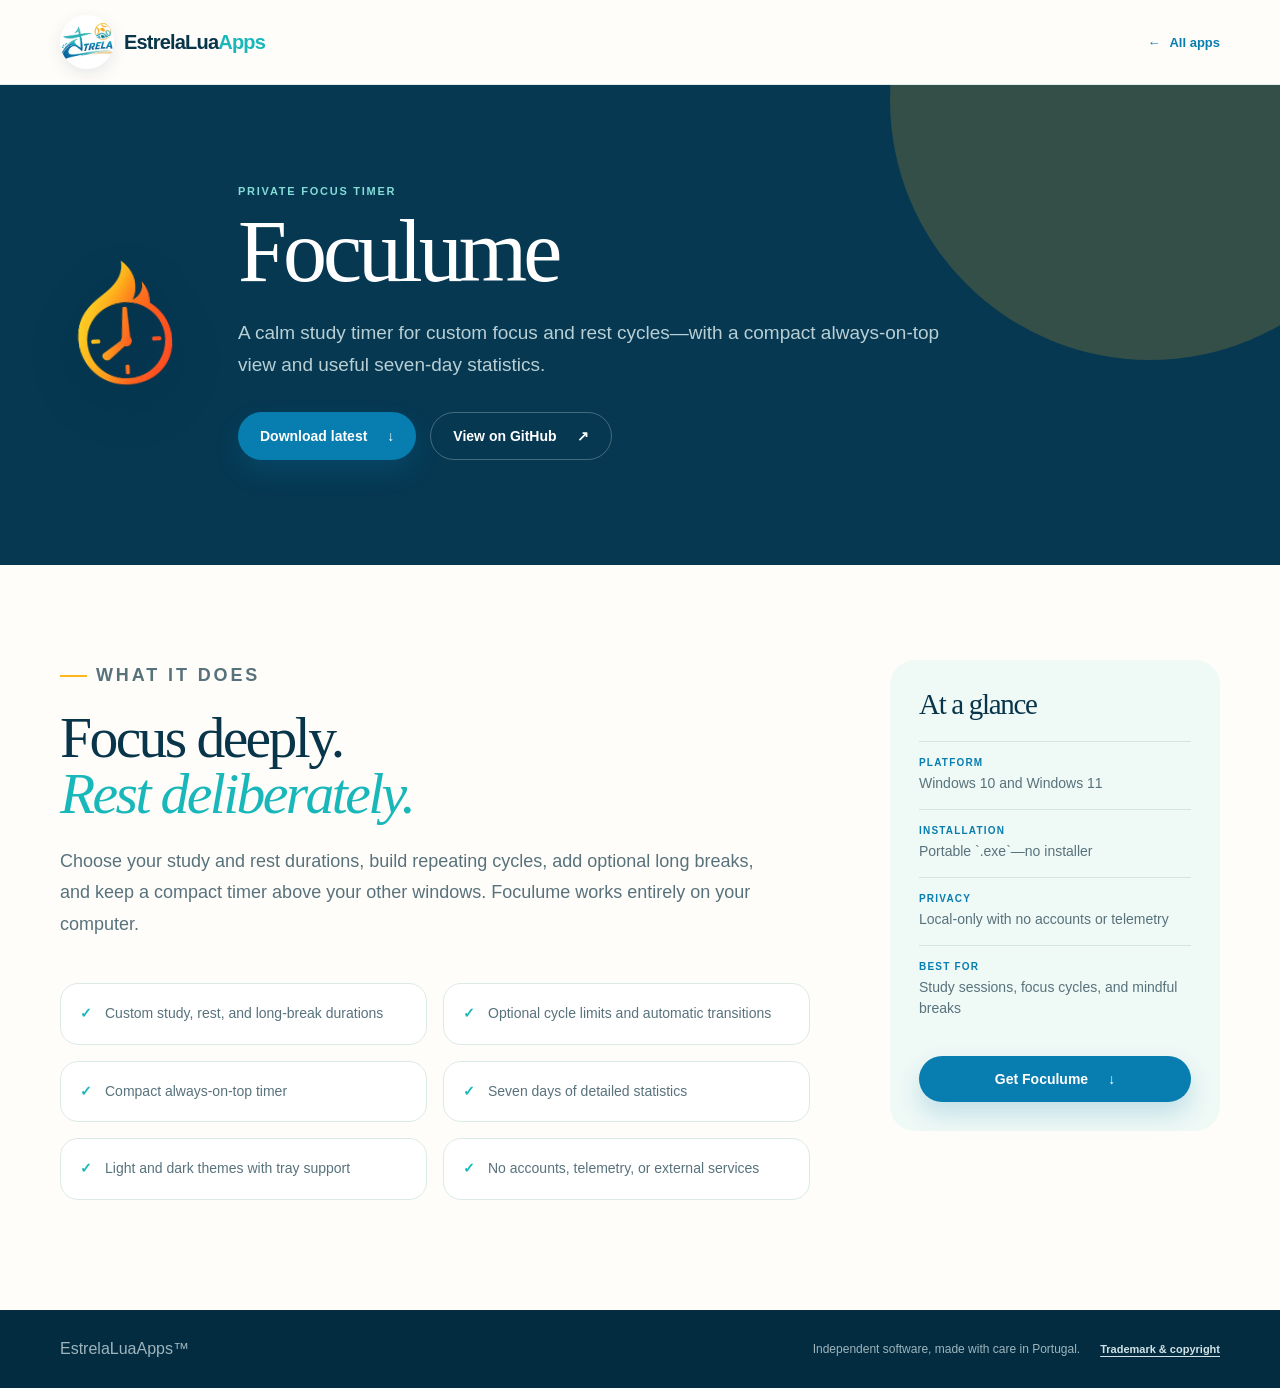
<file: apps/foculume.html>
<!doctype html>
<html lang="en">
  <head>
    <meta charset="UTF-8" />
    <meta name="viewport" content="width=device-width, initial-scale=1.0" />
    <meta name="description" content="Foculume is a private, local Windows study timer for focused study and rest sessions." />
    <meta name="theme-color" content="#063852" />
    <title>Foculume — EstrelaLuaApps</title>
    <link rel="icon" href="../assets/favicon-32.ico" sizes="32x32" />
    <link rel="stylesheet" href="../styles.css" />
  </head>
  <body class="detail-page foculume-detail">
    <header class="detail-header">
      <div class="shell nav-wrap">
        <a class="brand" href="../index.html" aria-label="EstrelaLuaApps home">
          <img class="brand-logo" src="../assets/estrelalua-logo.png" alt="" width="54" height="54" />
          <span>EstrelaLua<span>Apps</span></span>
        </a>
        <a class="detail-back" href="../index.html#apps"><span aria-hidden="true">←</span> All apps</a>
      </div>
    </header>
    <main>
      <section class="detail-hero">
        <div class="shell detail-hero-grid">
          <div class="detail-app-icon has-image" aria-hidden="true"><img src="../assets/foculume-icon.png" alt="" /></div>
          <div>
            <p class="detail-kicker">Private focus timer</p>
            <h1>Foculume</h1>
            <p class="detail-lead">A calm study timer for custom focus and rest cycles—with a compact always-on-top view and useful seven-day statistics.</p>
            <div class="detail-actions">
              <a class="button button-primary" href="https://github.com/GamrGamr/Foculume/releases" target="_blank" rel="noopener noreferrer">Download latest <span aria-hidden="true">↓</span></a>
              <a class="button button-secondary" href="https://github.com/GamrGamr/Foculume" target="_blank" rel="noopener noreferrer">View on GitHub <span aria-hidden="true">↗</span></a>
            </div>
          </div>
        </div>
      </section>
      <section class="detail-content">
        <div class="shell detail-layout">
          <div class="detail-main">
            <p class="eyebrow"><span></span>What it does</p>
            <h2>Focus deeply.<br /><em>Rest deliberately.</em></h2>
            <p>Choose your study and rest durations, build repeating cycles, add optional long breaks, and keep a compact timer above your other windows. Foculume works entirely on your computer.</p>
            <div class="feature-grid">
              <div class="feature-item"><span>✓</span> Custom study, rest, and long-break durations</div>
              <div class="feature-item"><span>✓</span> Optional cycle limits and automatic transitions</div>
              <div class="feature-item"><span>✓</span> Compact always-on-top timer</div>
              <div class="feature-item"><span>✓</span> Seven days of detailed statistics</div>
              <div class="feature-item"><span>✓</span> Light and dark themes with tray support</div>
              <div class="feature-item"><span>✓</span> No accounts, telemetry, or external services</div>
            </div>
          </div>
          <aside class="detail-sidebar">
            <h2>At a glance</h2>
            <dl class="detail-facts">
              <div><dt>Platform</dt><dd>Windows 10 and Windows 11</dd></div>
              <div><dt>Installation</dt><dd>Portable `.exe`—no installer</dd></div>
              <div><dt>Privacy</dt><dd>Local-only with no accounts or telemetry</dd></div>
              <div><dt>Best for</dt><dd>Study sessions, focus cycles, and mindful breaks</dd></div>
            </dl>
            <a class="button button-primary" href="https://github.com/GamrGamr/Foculume/releases" target="_blank" rel="noopener noreferrer">Get Foculume <span aria-hidden="true">↓</span></a>
          </aside>
        </div>
      </section>
    </main>
    <footer class="site-footer"><div class="shell footer-row"><span>EstrelaLuaApps™</span><div class="footer-meta"><p>Independent software, made with care in Portugal.</p><a href="../legal.html">Trademark &amp; copyright</a></div></div></footer>
  </body>
</html>
</file>
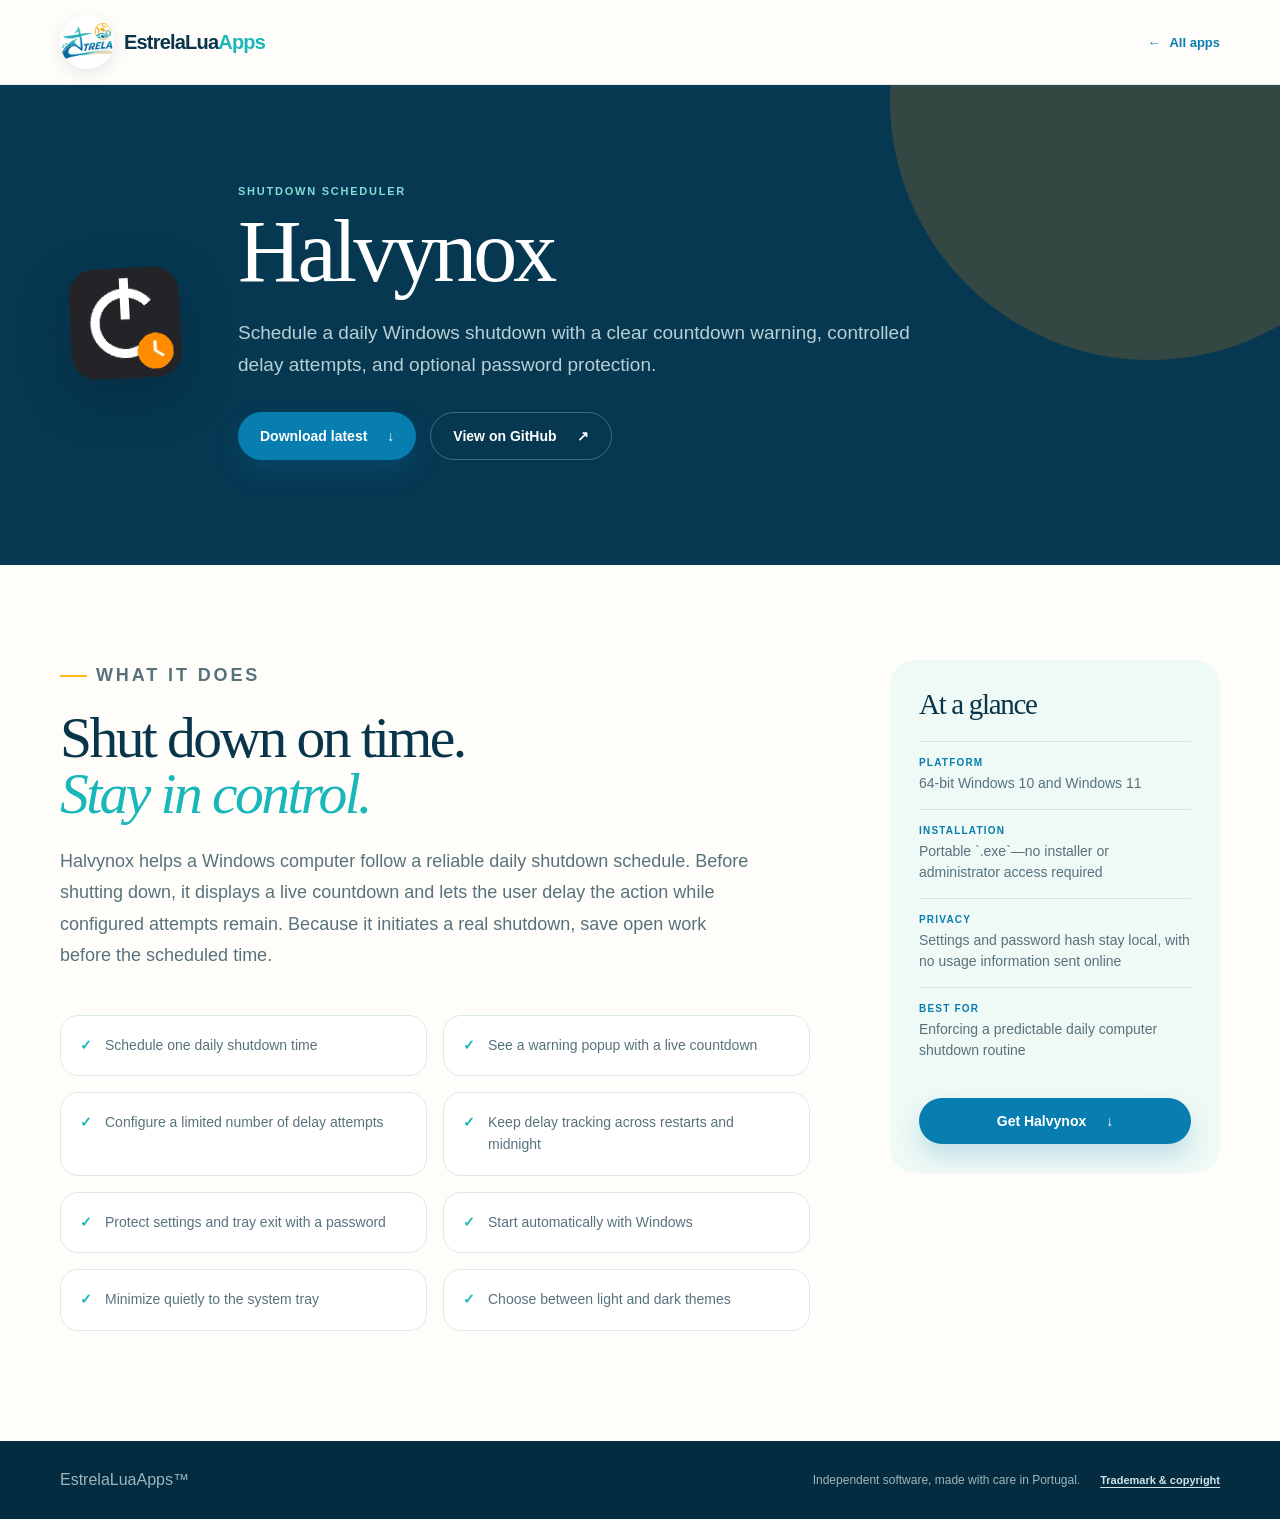
<file: apps/halvynox.html>
<!doctype html>
<html lang="en">
  <head>
    <meta charset="UTF-8" />
    <meta name="viewport" content="width=device-width, initial-scale=1.0" />
    <meta name="description" content="Halvynox is a lightweight Windows shutdown scheduler with warnings, limited delays, and optional password protection." />
    <meta name="theme-color" content="#063852" />
    <title>Halvynox &mdash; EstrelaLuaApps</title>
    <link rel="icon" href="../assets/favicon-32.ico" sizes="32x32" />
    <link rel="stylesheet" href="../styles.css" />
  </head>
  <body class="detail-page halvynox-detail">
    <header class="detail-header">
      <div class="shell nav-wrap">
        <a class="brand" href="../index.html" aria-label="EstrelaLuaApps home">
          <img class="brand-logo" src="../assets/estrelalua-logo.png" alt="" width="54" height="54" />
          <span>EstrelaLua<span>Apps</span></span>
        </a>
        <a class="detail-back" href="../apps.html"><span aria-hidden="true">&larr;</span> All apps</a>
      </div>
    </header>
    <main>
      <section class="detail-hero">
        <div class="shell detail-hero-grid">
          <div class="detail-app-icon has-image" aria-hidden="true"><img src="../assets/halvynox-icon.png" alt="" /></div>
          <div>
            <p class="detail-kicker">Shutdown scheduler</p>
            <h1>Halvynox</h1>
            <p class="detail-lead">Schedule a daily Windows shutdown with a clear countdown warning, controlled delay attempts, and optional password protection.</p>
            <div class="detail-actions">
              <a class="button button-primary" href="https://github.com/GamrGamr/Halvynox/releases" target="_blank" rel="noopener noreferrer">Download latest <span aria-hidden="true">&darr;</span></a>
              <a class="button button-secondary" href="https://github.com/GamrGamr/Halvynox" target="_blank" rel="noopener noreferrer">View on GitHub <span aria-hidden="true">&nearr;</span></a>
            </div>
          </div>
        </div>
      </section>
      <section class="detail-content">
        <div class="shell detail-layout">
          <div class="detail-main">
            <p class="eyebrow"><span></span>What it does</p>
            <h2>Shut down on time.<br /><em>Stay in control.</em></h2>
            <p>Halvynox helps a Windows computer follow a reliable daily shutdown schedule. Before shutting down, it displays a live countdown and lets the user delay the action while configured attempts remain. Because it initiates a real shutdown, save open work before the scheduled time.</p>
            <div class="feature-grid">
              <div class="feature-item"><span>&check;</span> Schedule one daily shutdown time</div>
              <div class="feature-item"><span>&check;</span> See a warning popup with a live countdown</div>
              <div class="feature-item"><span>&check;</span> Configure a limited number of delay attempts</div>
              <div class="feature-item"><span>&check;</span> Keep delay tracking across restarts and midnight</div>
              <div class="feature-item"><span>&check;</span> Protect settings and tray exit with a password</div>
              <div class="feature-item"><span>&check;</span> Start automatically with Windows</div>
              <div class="feature-item"><span>&check;</span> Minimize quietly to the system tray</div>
              <div class="feature-item"><span>&check;</span> Choose between light and dark themes</div>
            </div>
          </div>
          <aside class="detail-sidebar">
            <h2>At a glance</h2>
            <dl class="detail-facts">
              <div><dt>Platform</dt><dd>64-bit Windows 10 and Windows 11</dd></div>
              <div><dt>Installation</dt><dd>Portable `.exe`&mdash;no installer or administrator access required</dd></div>
              <div><dt>Privacy</dt><dd>Settings and password hash stay local, with no usage information sent online</dd></div>
              <div><dt>Best for</dt><dd>Enforcing a predictable daily computer shutdown routine</dd></div>
            </dl>
            <a class="button button-primary" href="https://github.com/GamrGamr/Halvynox/releases" target="_blank" rel="noopener noreferrer">Get Halvynox <span aria-hidden="true">&darr;</span></a>
          </aside>
        </div>
      </section>
    </main>
    <footer class="site-footer"><div class="shell footer-row"><span>EstrelaLuaApps&trade;</span><div class="footer-meta"><p>Independent software, made with care in Portugal.</p><a href="../legal.html">Trademark &amp; copyright</a></div></div></footer>
  </body>
</html>
</file>
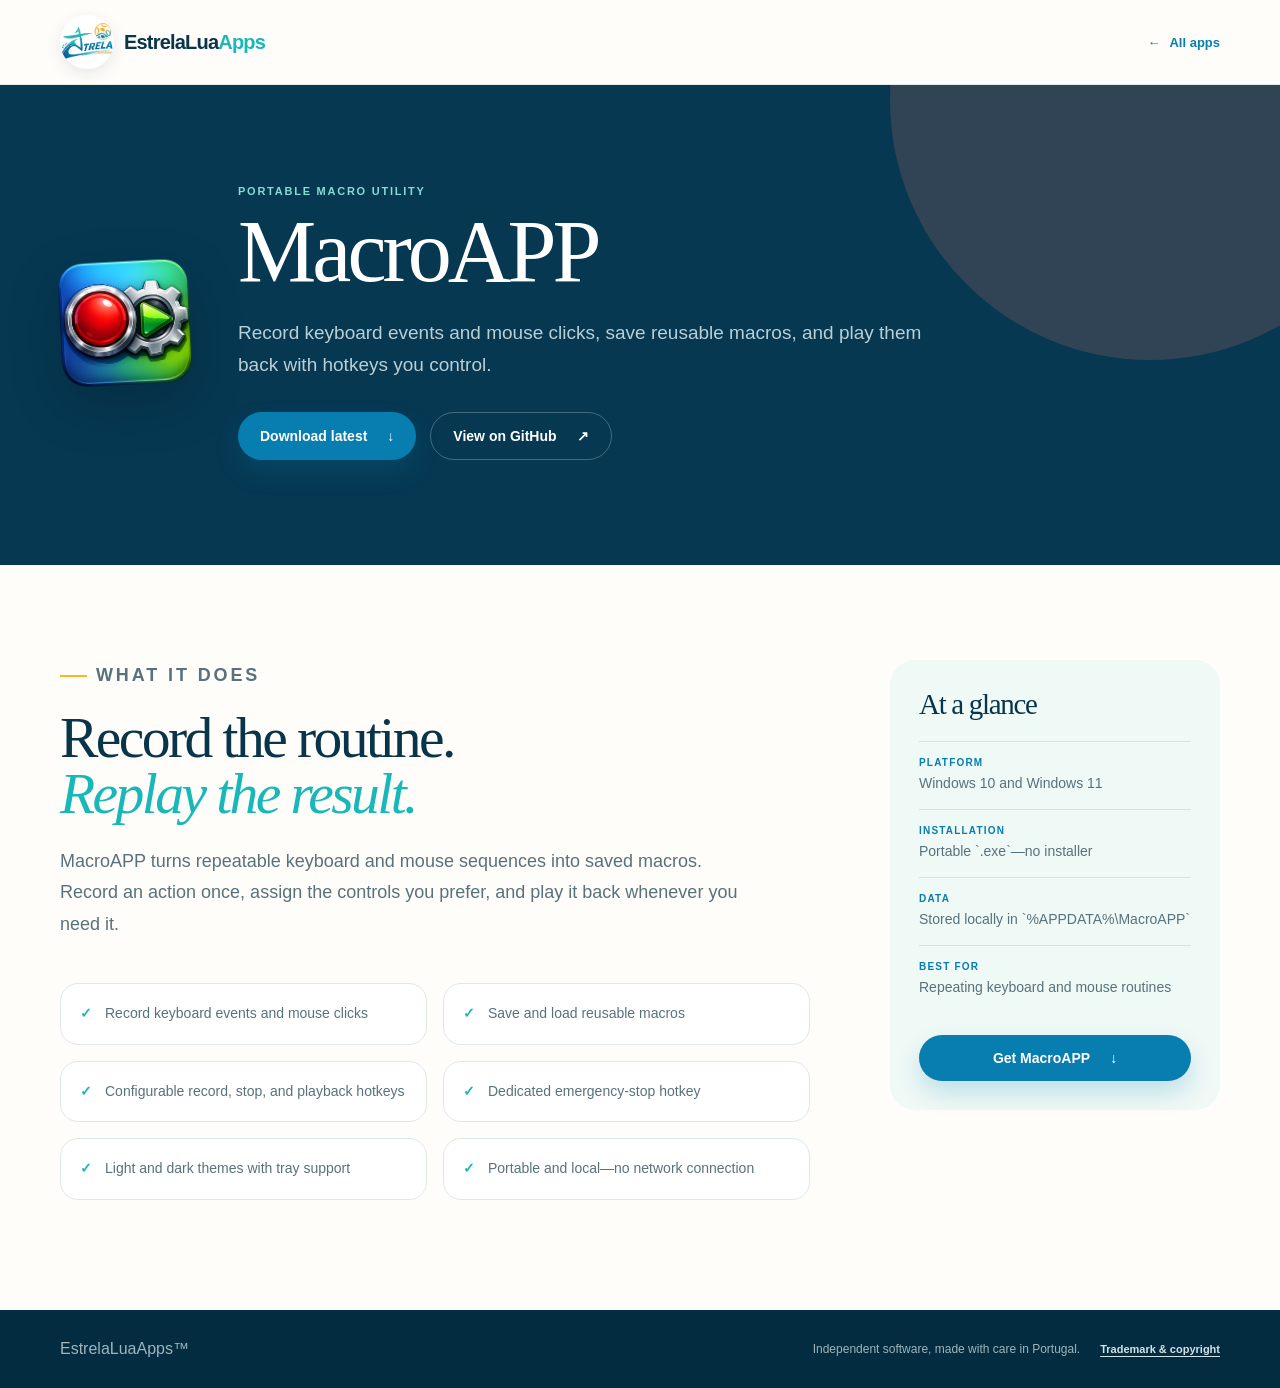
<file: apps/macroapp.html>
<!doctype html>
<html lang="en">
  <head>
    <meta charset="UTF-8" />
    <meta name="viewport" content="width=device-width, initial-scale=1.0" />
    <meta name="description" content="MacroAPP is a portable Windows macro recorder and player for keyboard events and mouse clicks." />
    <meta name="theme-color" content="#063852" />
    <title>MacroAPP — EstrelaLuaApps</title>
    <link rel="icon" href="../assets/favicon-32.ico" sizes="32x32" />
    <link rel="stylesheet" href="../styles.css" />
  </head>
  <body class="detail-page macro-detail">
    <header class="detail-header">
      <div class="shell nav-wrap">
        <a class="brand" href="../index.html" aria-label="EstrelaLuaApps home">
          <img class="brand-logo" src="../assets/estrelalua-logo.png" alt="" width="54" height="54" />
          <span>EstrelaLua<span>Apps</span></span>
        </a>
        <a class="detail-back" href="../index.html#apps"><span aria-hidden="true">←</span> All apps</a>
      </div>
    </header>
    <main>
      <section class="detail-hero">
        <div class="shell detail-hero-grid">
          <div class="detail-app-icon has-image" aria-hidden="true"><img src="../assets/macroapp-icon.png" alt="" /></div>
          <div>
            <p class="detail-kicker">Portable macro utility</p>
            <h1>MacroAPP</h1>
            <p class="detail-lead">Record keyboard events and mouse clicks, save reusable macros, and play them back with hotkeys you control.</p>
            <div class="detail-actions">
              <a class="button button-primary" href="https://github.com/GamrGamr/MacroAPP/releases" target="_blank" rel="noopener noreferrer">Download latest <span aria-hidden="true">↓</span></a>
              <a class="button button-secondary" href="https://github.com/GamrGamr/MacroAPP" target="_blank" rel="noopener noreferrer">View on GitHub <span aria-hidden="true">↗</span></a>
            </div>
          </div>
        </div>
      </section>
      <section class="detail-content">
        <div class="shell detail-layout">
          <div class="detail-main">
            <p class="eyebrow"><span></span>What it does</p>
            <h2>Record the routine.<br /><em>Replay the result.</em></h2>
            <p>MacroAPP turns repeatable keyboard and mouse sequences into saved macros. Record an action once, assign the controls you prefer, and play it back whenever you need it.</p>
            <div class="feature-grid">
              <div class="feature-item"><span>✓</span> Record keyboard events and mouse clicks</div>
              <div class="feature-item"><span>✓</span> Save and load reusable macros</div>
              <div class="feature-item"><span>✓</span> Configurable record, stop, and playback hotkeys</div>
              <div class="feature-item"><span>✓</span> Dedicated emergency-stop hotkey</div>
              <div class="feature-item"><span>✓</span> Light and dark themes with tray support</div>
              <div class="feature-item"><span>✓</span> Portable and local—no network connection</div>
            </div>
          </div>
          <aside class="detail-sidebar">
            <h2>At a glance</h2>
            <dl class="detail-facts">
              <div><dt>Platform</dt><dd>Windows 10 and Windows 11</dd></div>
              <div><dt>Installation</dt><dd>Portable `.exe`—no installer</dd></div>
              <div><dt>Data</dt><dd>Stored locally in `%APPDATA%\MacroAPP`</dd></div>
              <div><dt>Best for</dt><dd>Repeating keyboard and mouse routines</dd></div>
            </dl>
            <a class="button button-primary" href="https://github.com/GamrGamr/MacroAPP/releases" target="_blank" rel="noopener noreferrer">Get MacroAPP <span aria-hidden="true">↓</span></a>
          </aside>
        </div>
      </section>
    </main>
    <footer class="site-footer"><div class="shell footer-row"><span>EstrelaLuaApps™</span><div class="footer-meta"><p>Independent software, made with care in Portugal.</p><a href="../legal.html">Trademark &amp; copyright</a></div></div></footer>
  </body>
</html>
</file>
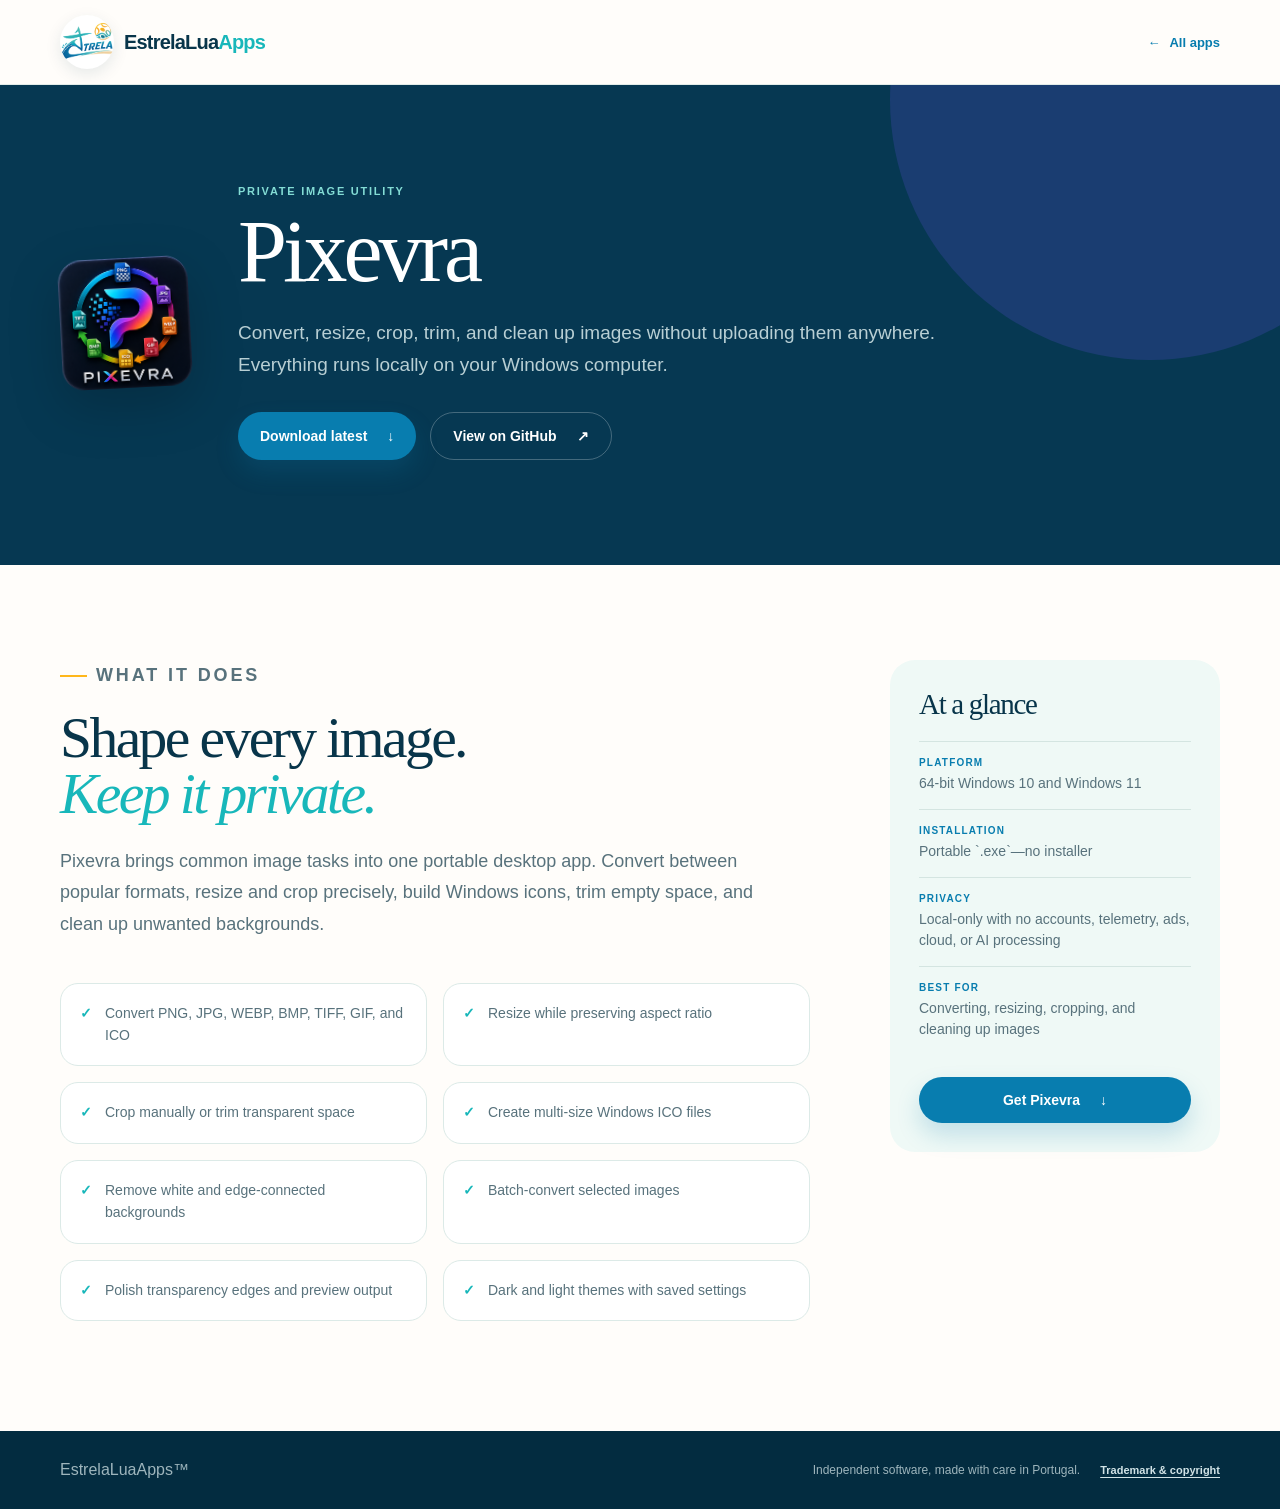
<file: apps/pixevra.html>
<!doctype html>
<html lang="en">
  <head>
    <meta charset="UTF-8" />
    <meta name="viewport" content="width=device-width, initial-scale=1.0" />
    <meta name="description" content="Pixevra is a private Windows image utility for converting, resizing, cropping, trimming, and cleaning up images." />
    <meta name="theme-color" content="#063852" />
    <title>Pixevra — EstrelaLuaApps</title>
    <link rel="icon" href="../assets/favicon-32.ico" sizes="32x32" />
    <link rel="stylesheet" href="../styles.css" />
  </head>
  <body class="detail-page pixevra-detail">
    <header class="detail-header">
      <div class="shell nav-wrap">
        <a class="brand" href="../index.html" aria-label="EstrelaLuaApps home">
          <img class="brand-logo" src="../assets/estrelalua-logo.png" alt="" width="54" height="54" />
          <span>EstrelaLua<span>Apps</span></span>
        </a>
        <a class="detail-back" href="../index.html#apps"><span aria-hidden="true">←</span> All apps</a>
      </div>
    </header>
    <main>
      <section class="detail-hero">
        <div class="shell detail-hero-grid">
          <div class="detail-app-icon has-image" aria-hidden="true"><img src="../assets/pixevra-icon.png" alt="" /></div>
          <div>
            <p class="detail-kicker">Private image utility</p>
            <h1>Pixevra</h1>
            <p class="detail-lead">Convert, resize, crop, trim, and clean up images without uploading them anywhere. Everything runs locally on your Windows computer.</p>
            <div class="detail-actions">
              <a class="button button-primary" href="https://github.com/GamrGamr/Pixevra/releases" target="_blank" rel="noopener noreferrer">Download latest <span aria-hidden="true">↓</span></a>
              <a class="button button-secondary" href="https://github.com/GamrGamr/Pixevra" target="_blank" rel="noopener noreferrer">View on GitHub <span aria-hidden="true">↗</span></a>
            </div>
          </div>
        </div>
      </section>
      <section class="detail-content">
        <div class="shell detail-layout">
          <div class="detail-main">
            <p class="eyebrow"><span></span>What it does</p>
            <h2>Shape every image.<br /><em>Keep it private.</em></h2>
            <p>Pixevra brings common image tasks into one portable desktop app. Convert between popular formats, resize and crop precisely, build Windows icons, trim empty space, and clean up unwanted backgrounds.</p>
            <div class="feature-grid">
              <div class="feature-item"><span>✓</span> Convert PNG, JPG, WEBP, BMP, TIFF, GIF, and ICO</div>
              <div class="feature-item"><span>✓</span> Resize while preserving aspect ratio</div>
              <div class="feature-item"><span>✓</span> Crop manually or trim transparent space</div>
              <div class="feature-item"><span>✓</span> Create multi-size Windows ICO files</div>
              <div class="feature-item"><span>✓</span> Remove white and edge-connected backgrounds</div>
              <div class="feature-item"><span>✓</span> Batch-convert selected images</div>
              <div class="feature-item"><span>✓</span> Polish transparency edges and preview output</div>
              <div class="feature-item"><span>✓</span> Dark and light themes with saved settings</div>
            </div>
          </div>
          <aside class="detail-sidebar">
            <h2>At a glance</h2>
            <dl class="detail-facts">
              <div><dt>Platform</dt><dd>64-bit Windows 10 and Windows 11</dd></div>
              <div><dt>Installation</dt><dd>Portable `.exe`—no installer</dd></div>
              <div><dt>Privacy</dt><dd>Local-only with no accounts, telemetry, ads, cloud, or AI processing</dd></div>
              <div><dt>Best for</dt><dd>Converting, resizing, cropping, and cleaning up images</dd></div>
            </dl>
            <a class="button button-primary" href="https://github.com/GamrGamr/Pixevra/releases" target="_blank" rel="noopener noreferrer">Get Pixevra <span aria-hidden="true">↓</span></a>
          </aside>
        </div>
      </section>
    </main>
    <footer class="site-footer"><div class="shell footer-row"><span>EstrelaLuaApps™</span><div class="footer-meta"><p>Independent software, made with care in Portugal.</p><a href="../legal.html">Trademark &amp; copyright</a></div></div></footer>
  </body>
</html>
</file>
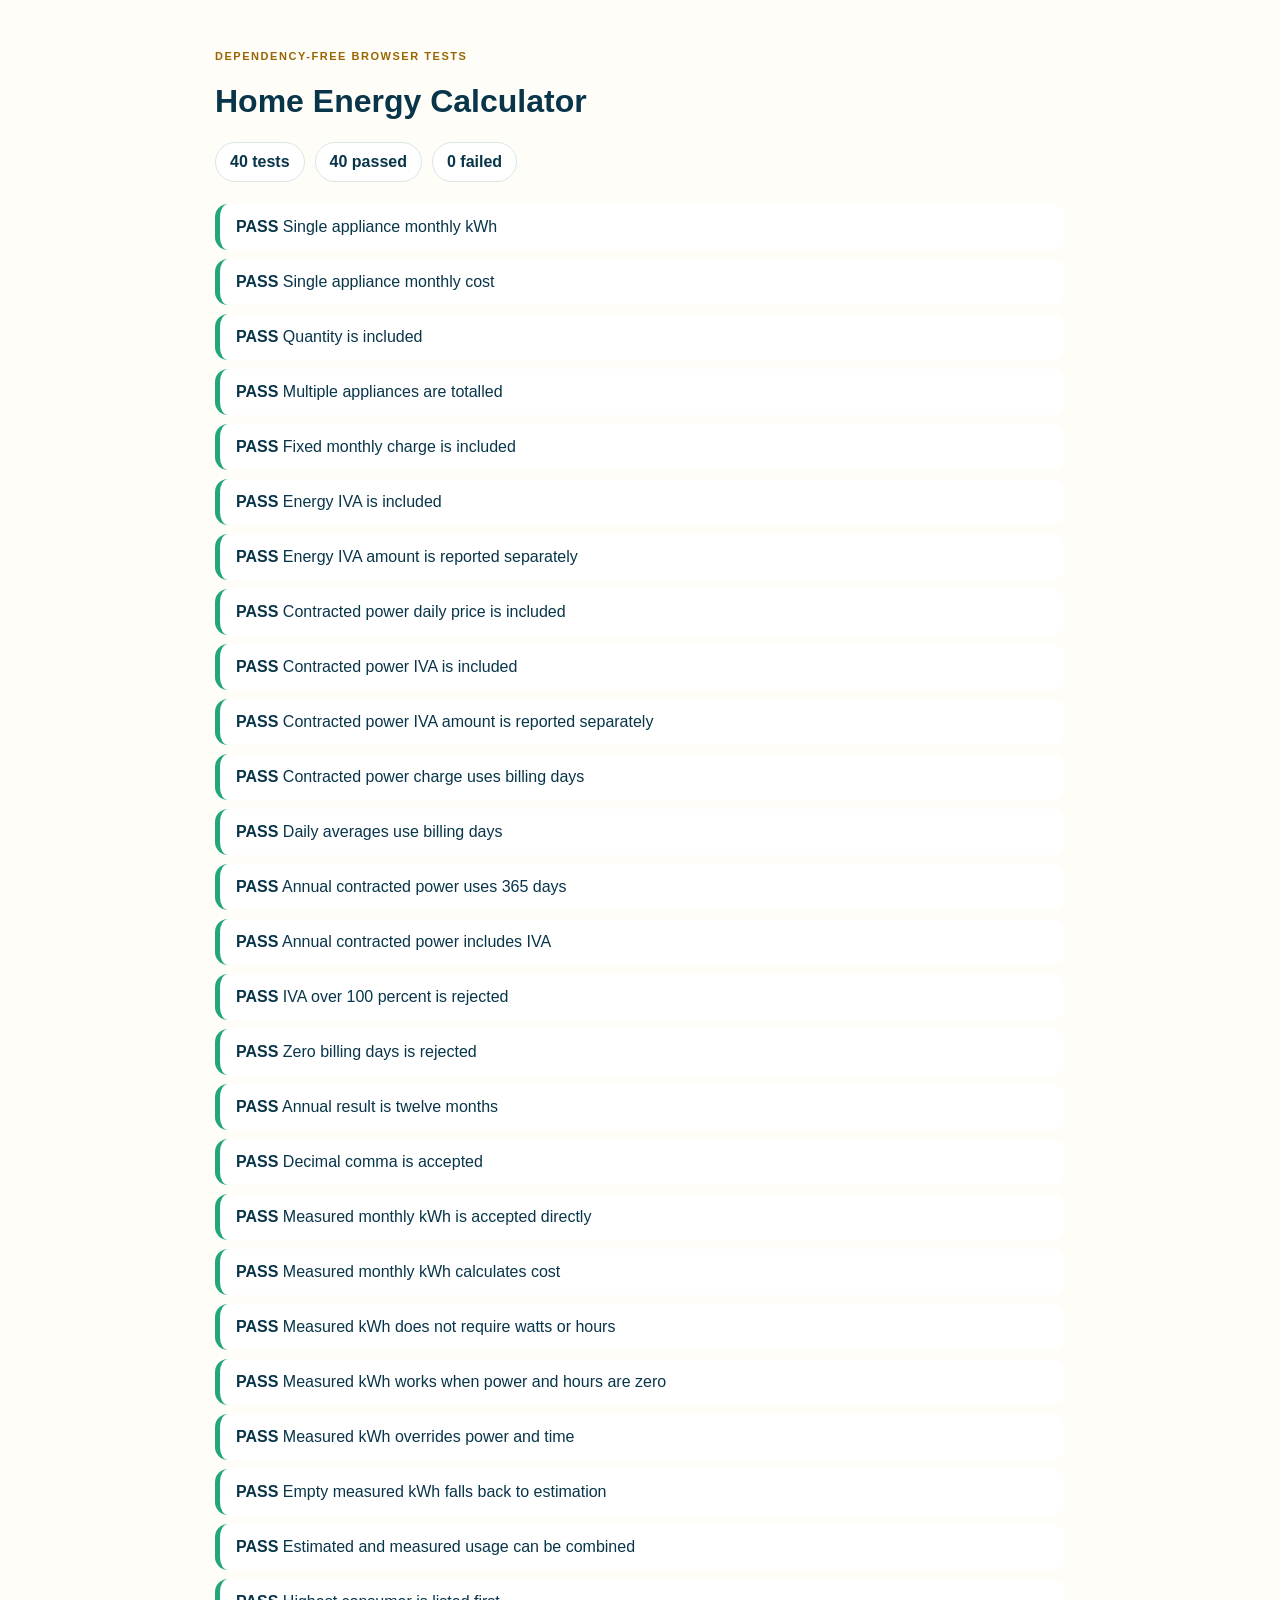
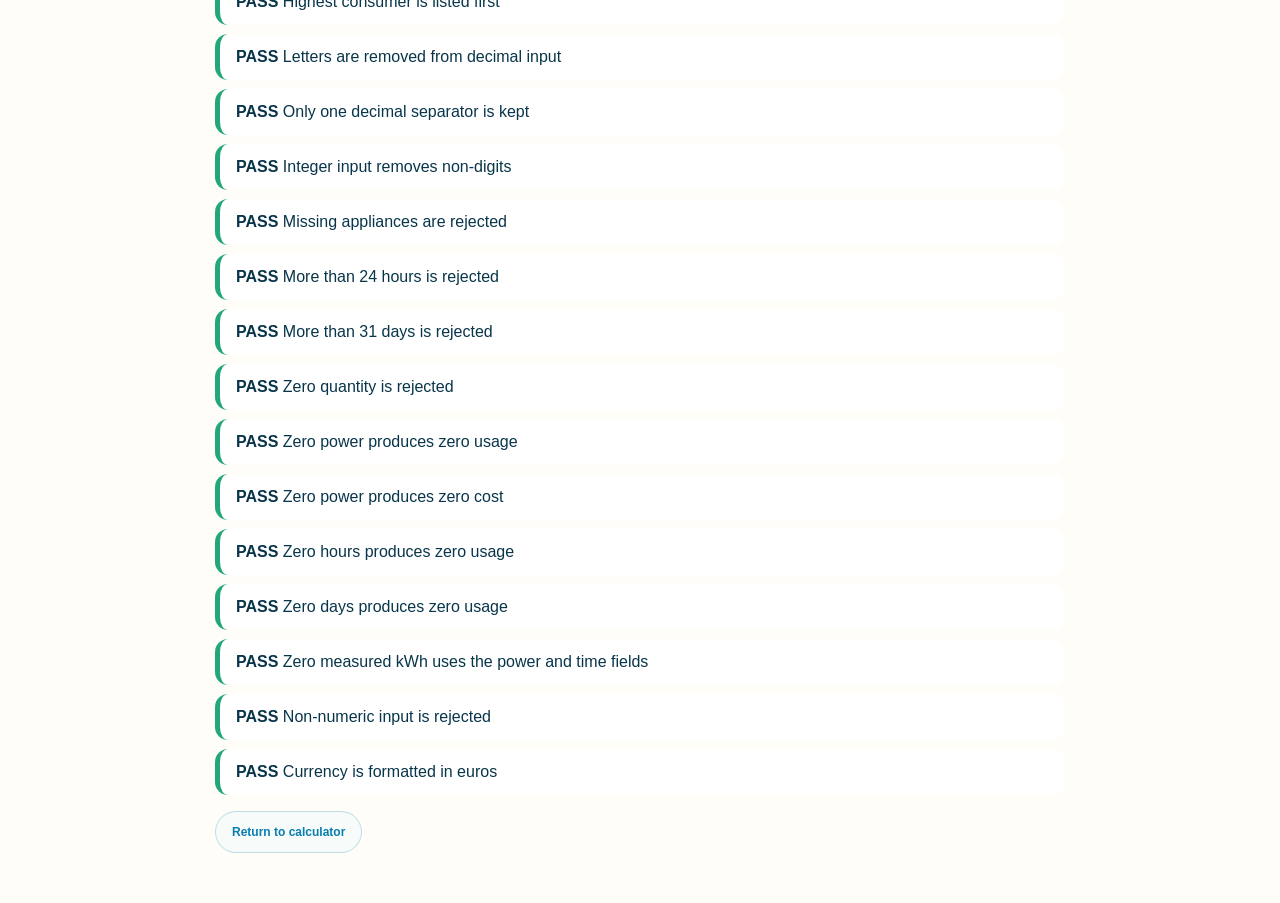
<file: tools/home-energy-calculator/tests.html>
<!doctype html>
<html lang="en">
  <head>
    <meta charset="UTF-8" />
    <meta name="viewport" content="width=device-width, initial-scale=1.0" />
    <title>Home Energy Calculator tests</title>
    <link rel="stylesheet" href="calculator.css?v=1" />
    <style>
      .test-shell { width: min(850px, calc(100% - 32px)); margin: 50px auto; }
      .test-summary { display: flex; flex-wrap: wrap; gap: 10px; margin: 22px 0; }
      .test-summary span { padding: 10px 14px; border-radius: 999px; background: white; border: 1px solid var(--line); font-weight: 800; }
      .test-list { padding: 0; list-style: none; }
      .test-list li { margin: 9px 0; padding: 14px 16px; border-radius: 13px; background: white; border-left: 5px solid var(--leaf); }
      .test-list .fail { border-left-color: var(--danger); }
      .test-list small { display: block; margin-top: 5px; color: var(--muted); }
    </style>
    <script type="module" src="tests.js?v=8"></script>
  </head>
  <body>
    <main class="test-shell">
      <p class="kicker">Dependency-free browser tests</p>
      <h1>Home Energy Calculator</h1>
      <div class="test-summary"><span id="test-count">Running</span><span id="passed-count">&hellip;</span><span id="failed-count">&hellip;</span></div>
      <ol id="test-results" class="test-list"></ol>
      <a class="secondary-button" href="index.html">Return to calculator</a>
    </main>
  </body>
</html>
</file>
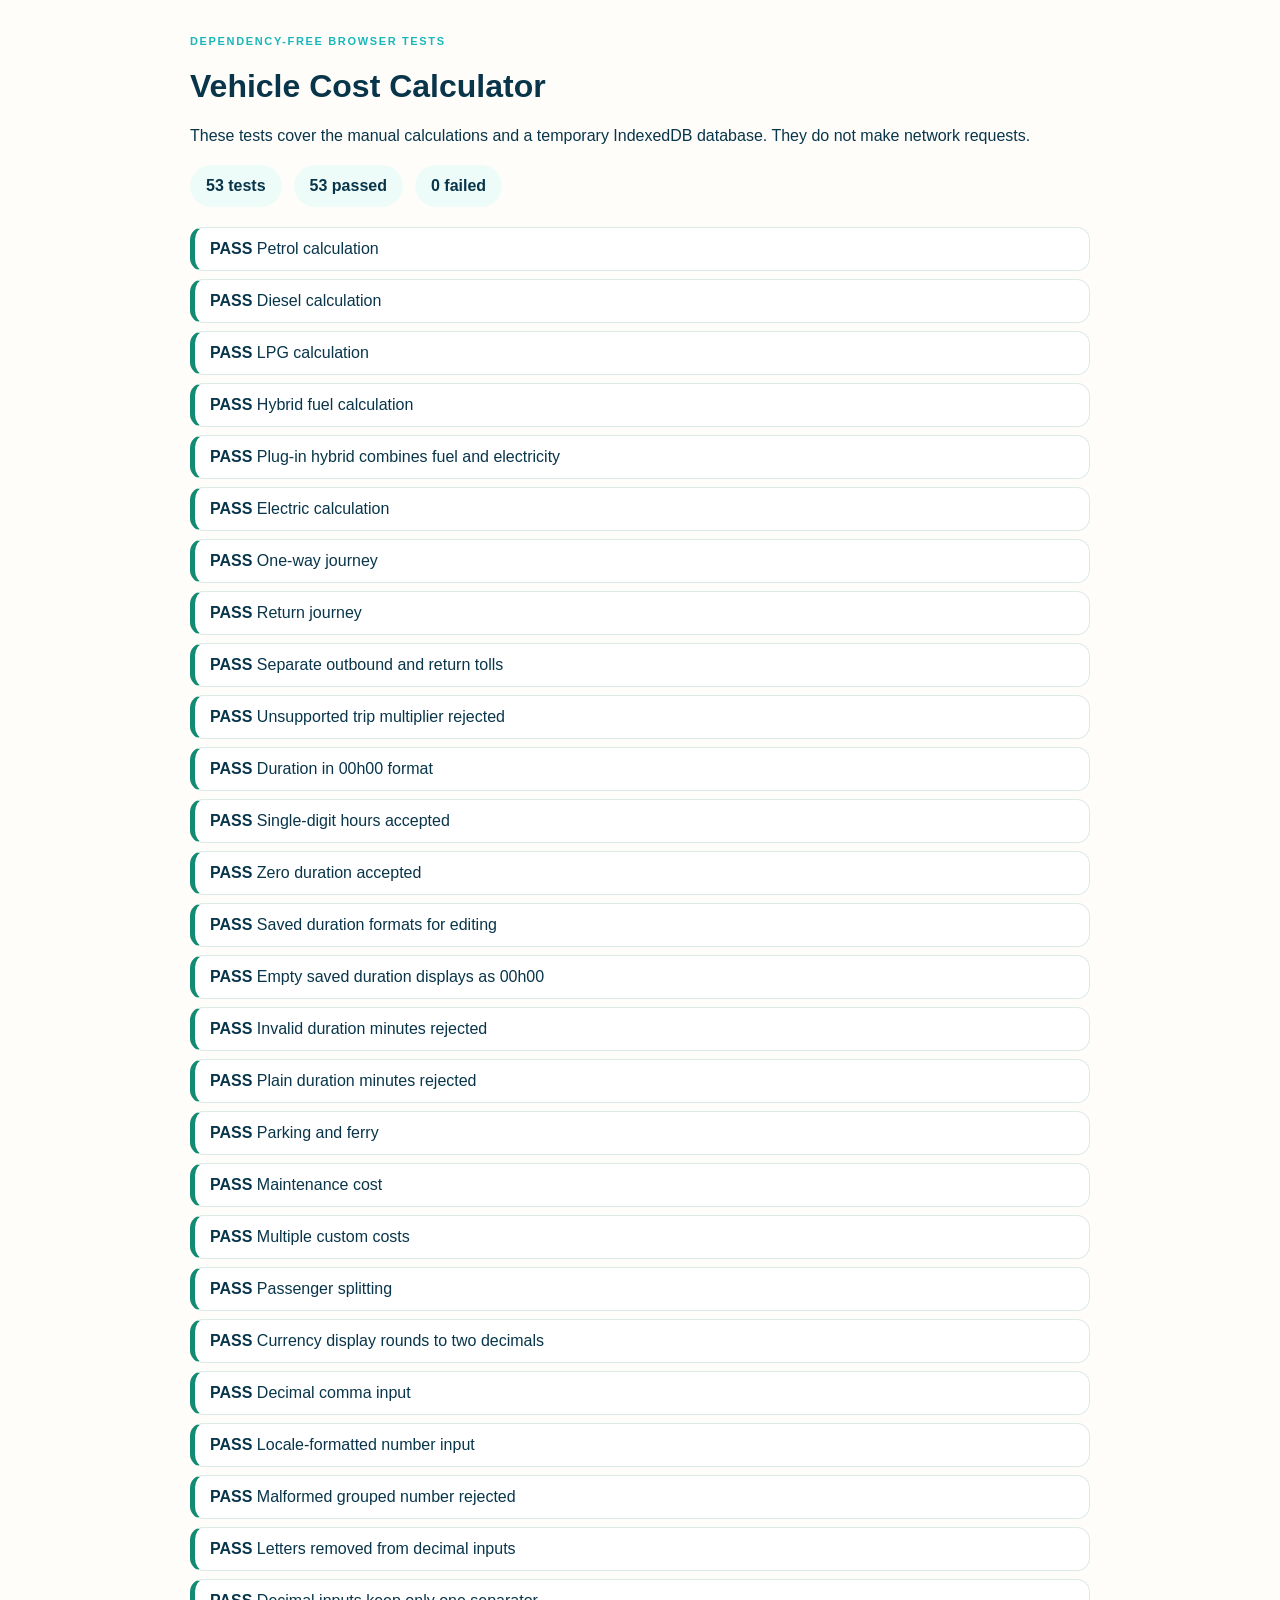
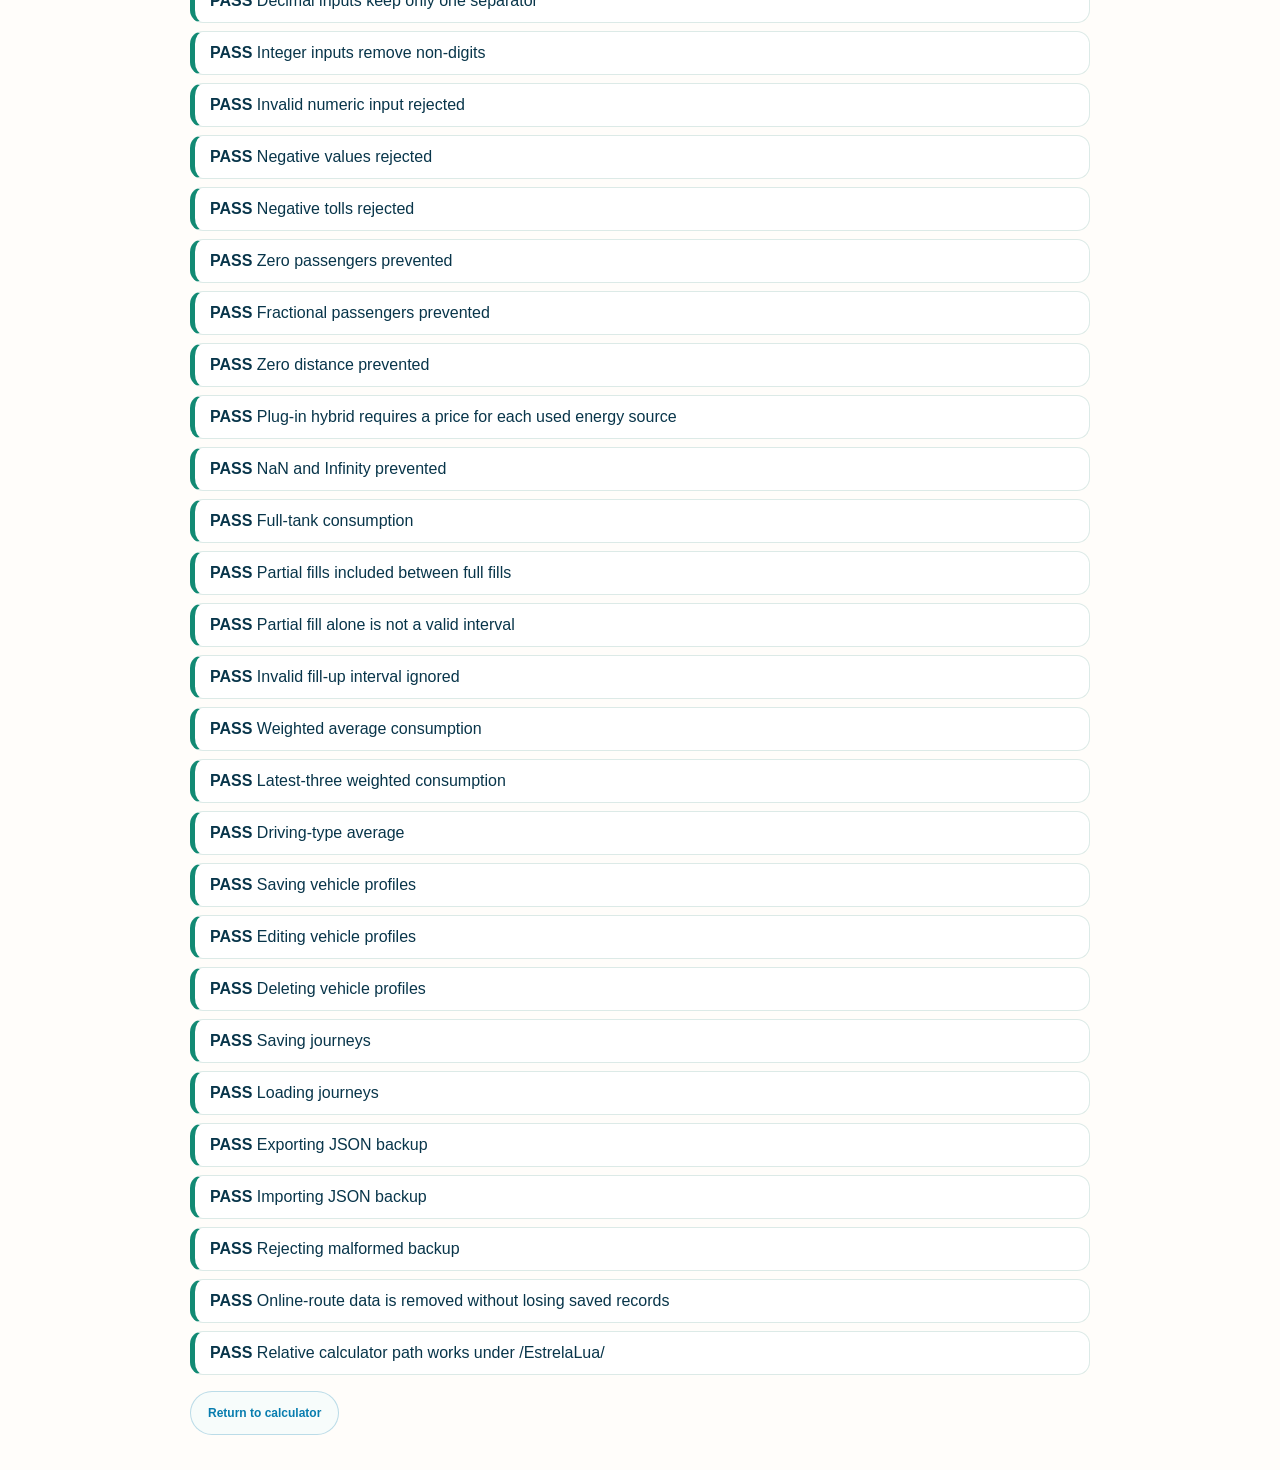
<file: tools/vehicle-cost-calculator/tests.html>
<!doctype html>
<html lang="en">
  <head>
    <meta charset="UTF-8" />
    <meta name="viewport" content="width=device-width, initial-scale=1.0" />
    <title>Vehicle Cost Calculator tests</title>
    <link rel="stylesheet" href="calculator.css?v=6" />
    <style>
      .test-shell { width: min(900px, calc(100% - 28px)); margin: 35px auto; }
      .test-summary { display: flex; gap: 12px; margin: 20px 0; }
      .test-summary strong { padding: 12px 16px; border-radius: 999px; background: var(--foam); }
      .test-list { display: grid; gap: 8px; padding: 0; list-style: none; }
      .test-list li { padding: 12px 15px; border: 1px solid var(--line); border-radius: 13px; background: var(--card); }
      .test-list .pass { border-left: 5px solid #128a74; }
      .test-list .fail { border-left: 5px solid var(--danger); }
      .test-list small { display: block; margin-top: 5px; color: var(--muted); }
    </style>
    <script type="module" src="tests.js?v=9"></script>
  </head>
  <body>
    <main class="test-shell">
      <p class="kicker">Dependency-free browser tests</p>
      <h1>Vehicle Cost Calculator</h1>
      <p>These tests cover the manual calculations and a temporary IndexedDB database. They do not make network requests.</p>
      <div class="test-summary" aria-live="polite"><strong id="test-total">Running…</strong><strong id="test-passed">0 passed</strong><strong id="test-failed">0 failed</strong></div>
      <ul id="test-results" class="test-list"></ul>
      <p><a class="secondary-button" href="index.html">Return to calculator</a></p>
    </main>
  </body>
</html>
</file>
<file: tools/vehicle-cost-calculator/calculator.css>
:root {
  --deep: #063852;
  --deep-2: #032c40;
  --ocean: #087daf;
  --aqua: #18b7ba;
  --foam: #eefcf9;
  --sand: #f4d39b;
  --sun: #ffb71b;
  --coral: #f47b64;
  --ink: #08354a;
  --muted: #58727c;
  --paper: #fffdfa;
  --card: #ffffff;
  --line: #dceae7;
  --danger: #a9362b;
  --shadow: 0 20px 55px rgba(4, 60, 83, .12);
  color-scheme: light;
}

* { box-sizing: border-box; }
html { scroll-behavior: smooth; scroll-padding-top: 95px; }
body { margin: 0; color: var(--ink); background: var(--paper); font-family: "Aptos", "Segoe UI", Arial, sans-serif; -webkit-font-smoothing: antialiased; }
body[data-theme="dark"] { --paper: #062f42; --card: #0b4258; --ink: #effcfb; --muted: #b6ced2; --line: #265d6d; --foam: #0e4a5c; color-scheme: dark; }
body[data-theme="dark"] .calc-hero { background: linear-gradient(145deg, #0b4258, #063852); }
body[data-theme="dark"] input, body[data-theme="dark"] select, body[data-theme="dark"] textarea { background: #082f41; color: white; }
body[data-theme="dark"] .step-card > summary { background: #0d4a5f; }
body[data-theme="dark"] .step-card[open] > summary { background: #11556a; }
body[data-theme="dark"] .choice-card, body[data-theme="dark"] .result-assumptions { background: #0a384b; }
body[data-theme="dark"] .secondary-button, body[data-theme="dark"] .result-actions button, body[data-theme="dark"] .file-button { color: #d8f7f2; background: #0a384b; }
body[data-theme="dark"] .workspace-section { background: rgba(8, 53, 74, .7); }

a { color: inherit; text-decoration: none; }
button, input, select, textarea { font: inherit; }
button, select { cursor: pointer; }
img { display: block; max-width: 100%; }
button:focus-visible, a:focus-visible, input:focus-visible, select:focus-visible, textarea:focus-visible, summary:focus-visible { outline: 3px solid var(--sun); outline-offset: 3px; }
.skip-link { position: fixed; z-index: 100; top: -70px; left: 16px; padding: 12px 18px; color: white; background: var(--deep); border-radius: 999px; transition: top .2s; }
.skip-link:focus { top: 12px; }

.calc-header { min-height: 78px; display: flex; align-items: center; justify-content: space-between; gap: 30px; padding: 12px max(20px, calc((100vw - 1240px) / 2)); border-bottom: 1px solid var(--line); background: color-mix(in srgb, var(--paper) 92%, transparent); backdrop-filter: blur(18px); }
.calc-brand { display: inline-flex; align-items: center; gap: 10px; font-size: 19px; font-weight: 900; letter-spacing: -.04em; }
.calc-brand img { width: 50px; height: 50px; object-fit: cover; border-radius: 50%; background: white; box-shadow: 0 5px 16px rgba(6,56,82,.12); }
.calc-brand > span > span { color: var(--aqua); }
.calc-header nav { display: flex; gap: 20px; color: var(--muted); font-size: 13px; font-weight: 800; }
.calc-header nav a:hover { color: var(--ocean); }

#calculator-main { width: min(1240px, calc(100% - 40px)); margin: 0 auto; }
.calc-hero { display: grid; grid-template-columns: 1fr 390px; align-items: end; gap: 60px; margin: 28px 0 20px; padding: clamp(30px, 5vw, 64px); overflow: hidden; border-radius: 34px; background: linear-gradient(145deg, #fffdfa 5%, #eefaf7 100%); box-shadow: var(--shadow); }
.kicker { margin: 0 0 12px; color: var(--aqua); font-size: 11px; font-weight: 900; letter-spacing: .15em; text-transform: uppercase; }
.calc-hero h1 { margin: 0; font: 500 clamp(43px, 6vw, 76px)/.98 Georgia, "Times New Roman", serif; letter-spacing: -.045em; }
.calc-hero h1 em { color: var(--aqua); font-weight: 500; }
.calc-hero > div > p:last-child { max-width: 690px; margin: 24px 0 0; color: var(--muted); font-size: 17px; line-height: 1.7; }
.mode-card { display: flex; align-items: flex-start; gap: 14px; padding: 20px; border: 1px solid var(--line); border-radius: 22px; background: color-mix(in srgb, var(--card) 84%, transparent); }
.mode-card strong, .mode-card small { display: block; }
.mode-card small { margin-top: 5px; color: var(--muted); line-height: 1.5; }
.status-dot { flex: 0 0 12px; width: 12px; height: 12px; margin-top: 4px; border: 3px solid #c6d7d9; border-radius: 50%; background: #78939b; }

.section-nav { position: sticky; z-index: 20; top: 8px; display: flex; gap: 8px; margin: 0 0 24px; padding: 9px; overflow-x: auto; border: 1px solid var(--line); border-radius: 999px; background: color-mix(in srgb, var(--paper) 88%, transparent); box-shadow: 0 10px 35px rgba(4,60,83,.08); backdrop-filter: blur(16px); scrollbar-width: none; }
.section-nav::-webkit-scrollbar { display: none; }
.section-nav a { flex: 0 0 auto; padding: 9px 13px; border-radius: 999px; color: var(--muted); font-size: 11px; font-weight: 800; }
.section-nav a:hover { color: white; background: var(--ocean); }

.calculator-layout { display: grid; grid-template-columns: minmax(0, 1fr) 370px; align-items: start; gap: 25px; }
.journey-form { min-width: 0; }
.step-card { margin-bottom: 16px; overflow: clip; border: 1px solid var(--line); border-radius: 26px; background: var(--card); box-shadow: 0 10px 35px rgba(4,60,83,.06); }
.step-card > summary { min-height: 85px; display: flex; align-items: center; gap: 15px; padding: 18px 24px; list-style: none; background: #f4fbf8; cursor: pointer; }
.step-card > summary::-webkit-details-marker { display: none; }
.step-card > summary::after { content: "+"; margin-left: auto; color: var(--ocean); font-size: 25px; font-weight: 500; }
.step-card[open] > summary { border-bottom: 1px solid var(--line); background: #edfaf6; }
.step-card[open] > summary::after { content: "−"; }
.step-card > summary > span { display: grid; place-items: center; flex: 0 0 42px; width: 42px; height: 42px; color: white; border-radius: 14px; background: var(--deep); font-size: 11px; font-weight: 900; letter-spacing: .08em; }
.step-card > summary strong, .step-card > summary small { display: block; }
.step-card > summary strong { font-size: 18px; }
.step-card > summary small { margin-top: 4px; color: var(--muted); }
.step-content { padding: 26px; }

fieldset { min-width: 0; margin: 28px 0 0; padding: 22px; border: 1px solid var(--line); border-radius: 20px; }
legend { padding: 0 8px; color: var(--deep); font-size: 12px; font-weight: 900; text-transform: uppercase; letter-spacing: .09em; }
body[data-theme="dark"] legend { color: #a9ece3; }
.field { min-width: 0; }
.field + .field, .field-grid + .field, .field + .field-grid { margin-top: 18px; }
.field-grid { display: grid; gap: 18px; }
.field-grid .field + .field { margin-top: 0; }
.two-columns { grid-template-columns: repeat(2, minmax(0, 1fr)); }
.three-columns { grid-template-columns: repeat(3, minmax(0, 1fr)); }
.compact-grid { margin-top: 20px; }
label, .field > label { display: block; margin: 0 0 7px; font-size: 12px; font-weight: 800; }
.optional { color: var(--muted); font-size: 10px; font-weight: 600; }
input, select, textarea { width: 100%; min-height: 46px; padding: 11px 13px; color: var(--ink); border: 1px solid #cfdedc; border-radius: 13px; background: white; transition: border-color .2s, box-shadow .2s; }
textarea { resize: vertical; }
input:hover, select:hover, textarea:hover { border-color: #9fc8c4; }
input:focus, select:focus, textarea:focus { border-color: var(--ocean); box-shadow: 0 0 0 4px rgba(8,125,175,.12); outline: none; }
input[aria-invalid="true"], select[aria-invalid="true"], textarea[aria-invalid="true"] { border-color: var(--danger); box-shadow: 0 0 0 3px rgba(169,54,43,.12); }
.field-help { margin: 7px 0 0; color: var(--muted); font-size: 11px; line-height: 1.55; }
.field-error { margin: 7px 0 0; color: var(--danger); font-size: 11px; font-weight: 750; line-height: 1.45; }
.unit-input { position: relative; }
.unit-input input { padding-right: 85px; }
.unit-input span { position: absolute; right: 12px; top: 50%; max-width: 75px; overflow: hidden; transform: translateY(-50%); color: var(--muted); font-size: 10px; font-weight: 800; text-overflow: ellipsis; white-space: nowrap; pointer-events: none; }

.primary-button, .secondary-button, .danger-button, .file-button, .result-actions button { min-height: 44px; display: inline-flex; align-items: center; justify-content: center; gap: 8px; padding: 11px 17px; border: 0; border-radius: 999px; font-size: 12px; font-weight: 900; transition: transform .2s, box-shadow .2s, background .2s; }
.primary-button { color: white; background: var(--ocean); box-shadow: 0 10px 22px rgba(8,125,175,.18); }
.primary-button:hover { background: var(--deep); transform: translateY(-1px); }
.secondary-button, .file-button { color: var(--ocean); border: 1px solid rgba(8,125,175,.25); background: #f7fcfb; }
.secondary-button:hover, .file-button:hover { color: white; border-color: var(--deep); background: var(--deep); }
.danger-button { color: white; background: var(--danger); }
.danger-button:hover { background: #7e281f; }
.compact-button { min-height: 36px; padding: 8px 13px; }
.text-button { min-height: 40px; padding: 7px; color: var(--ocean); border: 0; background: transparent; font-size: 12px; font-weight: 800; text-decoration: underline; text-underline-offset: 3px; }
.icon-button { width: 44px; height: 44px; display: grid; place-items: center; flex: 0 0 44px; color: var(--muted); border: 1px solid var(--line); border-radius: 50%; background: var(--card); font-size: 23px; }
.button-row { display: flex; flex-wrap: wrap; gap: 10px; margin-top: 20px; }
button:disabled { cursor: not-allowed; opacity: .45; transform: none !important; }

.inline-message { min-height: 0; margin-top: 9px; color: var(--muted); font-size: 12px; line-height: 1.55; }
.inline-message.success { color: #13705f; }
.inline-message.warning { padding: 10px 12px; color: #744d00; border-radius: 12px; background: #fff3cd; }
.inline-message.error { padding: 10px 12px; color: #8f2d24; border-radius: 12px; background: #ffe9e5; }

.choice-row { display: grid; grid-template-columns: repeat(3, 1fr); gap: 10px; }
.choice-card { position: relative; display: block; margin: 0; padding: 13px; border: 1px solid var(--line); border-radius: 14px; background: #fbfefd; cursor: pointer; }
.choice-card input { position: absolute; width: 1px; height: 1px; min-height: 0; opacity: 0; }
.choice-card span { display: block; text-align: center; }
.choice-card:has(input:checked) { color: white; border-color: var(--ocean); background: var(--ocean); }
.saved-selector { display: grid; grid-template-columns: 1fr auto; align-items: end; gap: 12px; margin-bottom: 18px; }
.nested-details { margin-top: 22px; padding: 0; border: 1px solid var(--line); border-radius: 16px; }
.nested-details summary { padding: 14px 16px; color: var(--ocean); font-size: 12px; font-weight: 900; cursor: pointer; }
.nested-details > .field-grid, .nested-details > .field-help { margin: 0 16px 16px; }
.check-row { display: flex; align-items: flex-start; gap: 9px; margin: 13px 0; color: var(--muted); font-size: 12px; line-height: 1.45; }
.check-row input { width: 18px; min-height: 18px; height: 18px; margin: 0; }
.toll-heading, .custom-costs-heading { display: flex; align-items: center; justify-content: space-between; gap: 15px; margin-bottom: 17px; }
.toll-heading strong, .toll-heading span { display: block; }
.custom-costs-heading { margin-top: 28px; }
.custom-cost-row { display: grid; grid-template-columns: 1fr 180px auto; align-items: end; gap: 10px; margin-top: 10px; padding: 12px; border: 1px solid var(--line); border-radius: 16px; }
.custom-cost-row .field + .field { margin: 0; }
.calculate-bar { display: flex; align-items: center; justify-content: space-between; gap: 20px; margin: 18px 0; padding: 20px 24px; color: white; border-radius: 22px; background: var(--deep); }
.calculate-bar strong, .calculate-bar small { display: block; }
.calculate-bar small { margin-top: 5px; color: #b8cfd4; }
.calculate-bar .primary-button { background: var(--aqua); }
.error-summary { margin: 12px 0 20px; padding: 15px 18px; color: #7c291f; border: 1px solid #f2bcb4; border-radius: 15px; background: #fff0ed; line-height: 1.55; }

.results-card { position: sticky; top: 78px; padding: 27px; overflow: hidden; color: white; border-radius: 28px; background: var(--deep); box-shadow: 0 25px 60px rgba(3,44,64,.23); }
.results-card h2 { margin: 0; font: 500 37px/1 Georgia, serif; }
.total-block { margin: 27px -27px 0; padding: 24px 27px; background: linear-gradient(100deg, var(--ocean), var(--aqua)); }
.total-block span, .total-block strong { display: block; }
.total-block span { margin-bottom: 7px; font-size: 11px; font-weight: 800; text-transform: uppercase; letter-spacing: .1em; }
.total-block strong { overflow-wrap: anywhere; font: 600 clamp(38px, 5vw, 57px)/1 Georgia, serif; letter-spacing: -.04em; }
.result-highlights { display: grid; grid-template-columns: 1fr 1fr; gap: 10px; margin: 18px 0; }
.result-highlights div { padding: 13px; border-radius: 14px; background: rgba(255,255,255,.08); }
.result-highlights span, .result-highlights strong { display: block; }
.result-highlights span { color: #b8cfd4; font-size: 10px; }
.result-highlights strong { margin-top: 5px; font-size: 16px; }
.result-breakdown { margin: 0; }
.result-breakdown div { display: flex; justify-content: space-between; gap: 15px; padding: 11px 0; border-bottom: 1px solid rgba(255,255,255,.1); }
.result-breakdown dt { color: #b8cfd4; }
.result-breakdown dd { margin: 0; text-align: right; font-weight: 800; }
.result-assumptions { margin-top: 16px; padding: 13px; color: #c9dcdf; border-radius: 13px; background: rgba(0,0,0,.12); font-size: 11px; line-height: 1.55; }
.result-actions { display: grid; grid-template-columns: 1fr 1fr; gap: 8px; margin-top: 18px; }
.result-actions button { min-width: 0; padding: 9px; color: white; border: 1px solid rgba(255,255,255,.18); background: rgba(255,255,255,.07); }
.result-actions button:hover { background: rgba(255,255,255,.15); }
.results-card .inline-message { color: #c9dcdf; }

.workspace-section { margin-top: 30px; padding: clamp(25px, 4vw, 48px); border: 1px solid var(--line); border-radius: 30px; background: rgba(255,255,255,.72); box-shadow: 0 15px 45px rgba(4,60,83,.06); }
.section-heading { display: flex; align-items: end; justify-content: space-between; gap: 30px; margin-bottom: 25px; }
.section-heading h2, .privacy-card h2 { margin: 0; font: 500 clamp(35px, 4vw, 52px)/1 Georgia, serif; letter-spacing: -.035em; }
.section-heading p:last-child { max-width: 680px; margin: 12px 0 0; color: var(--muted); line-height: 1.6; }
.card-list { display: grid; grid-template-columns: repeat(3, minmax(0, 1fr)); gap: 14px; }
.empty-state { color: var(--muted); }
.item-card { padding: 19px; border: 1px solid var(--line); border-radius: 18px; background: var(--card); }
.item-card.archived { opacity: .65; }
.item-card h3 { margin: 0; font: 500 25px/1.1 Georgia, serif; }
.item-card p { margin: 9px 0 0; color: var(--muted); font-size: 12px; line-height: 1.55; }
.item-actions { display: flex; flex-wrap: wrap; gap: 6px; margin-top: 15px; }
.item-actions button { min-height: 36px; padding: 7px 10px; color: var(--ocean); border: 1px solid var(--line); border-radius: 999px; background: var(--card); font-size: 10px; font-weight: 800; }
.workspace-grid { display: grid; grid-template-columns: 1fr 1fr; gap: 18px; }
.data-card { padding: 23px; border: 1px solid var(--line); border-radius: 20px; background: var(--card); }
.data-card h3 { margin: 0 0 18px; font: 500 27px/1.1 Georgia, serif; }
.data-card > p { color: var(--muted); line-height: 1.6; }
.stats-grid { display: grid; grid-template-columns: 1fr 1fr; gap: 10px; }
.stat { padding: 13px; border: 1px solid var(--line); border-radius: 14px; }
.stat span, .stat strong { display: block; }
.stat span { color: var(--muted); font-size: 10px; }
.stat strong { margin-top: 5px; }
.table-wrap { margin-top: 20px; overflow-x: auto; border: 1px solid var(--line); border-radius: 17px; }
table { width: 100%; min-width: 760px; border-collapse: collapse; background: var(--card); }
caption { padding: 14px 16px; text-align: left; font-weight: 900; }
th, td { padding: 12px 14px; border-top: 1px solid var(--line); text-align: left; font-size: 11px; }
th { color: var(--muted); background: var(--foam); text-transform: uppercase; letter-spacing: .06em; }
td button { min-height: 34px; color: var(--ocean); border: 0; background: transparent; font-size: 11px; font-weight: 800; }
.settings-grid { display: grid; grid-template-columns: 1.2fr 1fr; gap: 18px; }
.danger-card { grid-column: 1 / -1; border-color: #f1cbc5; }
.data-actions { display: flex; flex-wrap: wrap; gap: 9px; }
.file-button { position: relative; cursor: pointer; }
.file-button input { position: absolute; width: 1px; height: 1px; min-height: 0; opacity: 0; }
.privacy-card { display: grid; grid-template-columns: .8fr 1.2fr; gap: 50px; margin: 30px 0; padding: clamp(28px, 5vw, 56px); color: white; border-radius: 30px; background: var(--deep); }
.privacy-card p { margin: 0; color: #c2d8dc; line-height: 1.7; }
.privacy-card p + p { margin-top: 15px; }

dialog { width: min(760px, calc(100% - 28px)); max-height: min(850px, calc(100vh - 30px)); padding: 0; color: var(--ink); border: 0; border-radius: 25px; background: var(--card); box-shadow: 0 35px 90px rgba(0,0,0,.25); }
dialog::backdrop { background: rgba(3,44,64,.64); backdrop-filter: blur(6px); }
dialog form { padding: 25px; }
.dialog-heading { display: flex; align-items: flex-start; justify-content: space-between; gap: 20px; margin-bottom: 20px; }
.dialog-heading h2 { margin: 0; font: 500 36px/1 Georgia, serif; }
.dialog-scroll { max-height: 57vh; padding-right: 6px; overflow-y: auto; }
.dialog-actions { display: flex; justify-content: flex-end; gap: 9px; margin-top: 22px; }
.import-preview { display: grid; grid-template-columns: repeat(3, 1fr); gap: 10px; }
.import-preview div { padding: 13px; border-radius: 14px; background: var(--foam); }
.import-preview span, .import-preview strong { display: block; }
.import-preview span { color: var(--muted); font-size: 10px; }

.calc-footer { display: flex; justify-content: center; flex-wrap: wrap; gap: 20px; padding: 30px 20px; color: #acc5ca; background: var(--deep-2); font-size: 11px; }
.calc-footer a { text-decoration: underline; text-underline-offset: 3px; }


@media (max-width: 1024px) {
  .calculator-layout { grid-template-columns: minmax(0, 1fr) 320px; }
  .calc-hero { grid-template-columns: 1fr 310px; gap: 35px; }
  .three-columns { grid-template-columns: 1fr 1fr; }
  .card-list { grid-template-columns: 1fr 1fr; }
}

@media (max-width: 820px) {
  #calculator-main { width: min(100% - 28px, 700px); }
  .calc-header { padding-inline: 15px; }
  .calc-header nav a:first-child { display: none; }
  .calc-hero { grid-template-columns: 1fr; align-items: start; }
  .calculator-layout { grid-template-columns: 1fr; }
  .results-card { position: relative; top: auto; order: 2; }
  .workspace-grid, .settings-grid, .privacy-card { grid-template-columns: 1fr; }
  .danger-card { grid-column: auto; }
  .card-list { grid-template-columns: 1fr 1fr; }
  .section-nav { top: 5px; border-radius: 18px; }
}

@media (max-width: 600px) {
  html { scroll-padding-top: 75px; }
  #calculator-main { width: min(100% - 20px, 520px); }
  .calc-header { min-height: 66px; }
  .calc-brand img { width: 42px; height: 42px; }
  .calc-brand > span { display: none; }
  .calc-header nav { gap: 11px; }
  .calc-header nav a { font-size: 11px; }
  .calc-hero { margin-top: 12px; padding: 27px 21px; border-radius: 23px; }
  .calc-hero h1 { font-size: 44px; }
  .calc-hero > div > p:last-child { font-size: 15px; }
  .section-nav { margin-bottom: 12px; }
  .step-card { border-radius: 20px; }
  .step-card > summary { min-height: 75px; padding: 14px 16px; }
  .step-card > summary small { display: none; }
  .step-content { padding: 18px 15px; }
  fieldset { padding: 17px 13px; }
  .two-columns, .three-columns, .choice-row, .workspace-grid, .card-list, .settings-grid, .privacy-card, .import-preview { grid-template-columns: 1fr; }
  .saved-selector { grid-template-columns: 1fr; }
  .saved-selector button { width: 100%; }
  .custom-cost-row { grid-template-columns: 1fr auto; }
  .custom-cost-row .field:nth-child(2) { grid-column: 1 / 2; }
  .custom-cost-row .icon-button { grid-column: 2; grid-row: 1 / 3; align-self: center; }
  .calculate-bar { align-items: stretch; flex-direction: column; }
  .calculate-bar .primary-button { width: 100%; }
  .results-card { padding: 22px; border-radius: 22px; }
  .total-block { margin-inline: -22px; padding-inline: 22px; }
  .result-highlights, .result-actions, .stats-grid { grid-template-columns: 1fr 1fr; }
  .workspace-section { padding: 23px 16px; border-radius: 22px; }
  .section-heading { align-items: stretch; flex-direction: column; }
  .section-heading button { align-self: flex-start; }
  .privacy-card { gap: 22px; }
  .dialog-scroll { max-height: 55vh; }
  .dialog-actions { flex-wrap: wrap; }
}

@media (max-width: 360px) {
  .calc-hero h1 { font-size: 39px; }
  .mode-card { padding: 15px; }
  .result-highlights, .result-actions, .stats-grid { grid-template-columns: 1fr; }
  .toll-heading, .custom-costs-heading { align-items: flex-start; flex-direction: column; }
  .dialog-actions > * { width: 100%; }
}

@media (prefers-reduced-motion: reduce) {
  html { scroll-behavior: auto; }
  *, *::before, *::after { animation-duration: .01ms !important; transition-duration: .01ms !important; }
}

@media print {
  .calc-header, .section-nav, .journey-form, .workspace-section, .privacy-card, .calc-footer, .result-actions, .skip-link { display: none !important; }
  body, #calculator-main { width: 100%; color: #111; background: white; }
  .calc-hero { display: block; margin: 0 0 20px; padding: 0; box-shadow: none; }
  .mode-card { display: none; }
  .calculator-layout { display: block; }
  .results-card { position: static; color: #111; background: white; box-shadow: none; border: 1px solid #bbb; }
  .total-block { color: white; print-color-adjust: exact; }
  .result-assumptions { color: #333; background: #f2f2f2; }
}
</file>
<file: styles.css>
:root {
  --deep: #063852;
  --ocean: #087daf;
  --aqua: #18b7ba;
  --foam: #eefcf9;
  --sand: #f4d39b;
  --sun: #ffb71b;
  --coral: #f47b64;
  --ink: #08354a;
  --muted: #58727c;
  --white: #fff;
  --shell: min(1160px, calc(100% - 40px));
  --shadow: 0 22px 60px rgba(4, 60, 83, 0.15);
}

* { box-sizing: border-box; }
html { scroll-behavior: smooth; }
body {
  margin: 0;
  color: var(--ink);
  background: #fffdfa;
  font-family: "Aptos", "Segoe UI", Arial, sans-serif;
  -webkit-font-smoothing: antialiased;
}
img { display: block; max-width: 100%; }
a { color: inherit; text-decoration: none; }
button { font: inherit; }
.shell { width: var(--shell); margin-inline: auto; }
.sr-only {
  position: absolute; width: 1px; height: 1px; padding: 0; margin: -1px;
  overflow: hidden; clip: rect(0, 0, 0, 0); white-space: nowrap; border: 0;
}
.skip-link {
  position: fixed; z-index: 100; left: 16px; top: -80px; padding: 10px 16px;
  background: var(--deep); color: white; border-radius: 999px; transition: top .2s;
}
.skip-link:focus { top: 16px; }

.site-header {
  position: fixed; inset: 0 0 auto; z-index: 50; padding: 18px 0;
  transition: background .25s, box-shadow .25s, padding .25s;
}
.site-header.scrolled {
  padding: 10px 0; background: rgba(255, 253, 250, .9);
  box-shadow: 0 8px 30px rgba(8, 53, 74, .08); backdrop-filter: blur(18px);
}
.nav-wrap { display: flex; align-items: center; justify-content: space-between; }
.brand { display: inline-flex; align-items: center; gap: 10px; font-size: 20px; font-weight: 800; letter-spacing: -.04em; }
.brand-logo {
  width: 54px; height: 54px; object-fit: cover; border-radius: 50%;
  background: white; box-shadow: 0 5px 16px rgba(6, 56, 82, .1);
}
.brand > span > span { color: var(--aqua); }
.site-nav { display: flex; align-items: center; gap: 30px; font-size: 14px; font-weight: 700; }
.site-nav > a:not(.nav-cta) { position: relative; }
.site-nav > a:not(.nav-cta)::after {
  content: ""; position: absolute; left: 0; right: 100%; bottom: -6px; height: 2px;
  background: var(--aqua); transition: right .2s;
}
.site-nav > a:hover::after { right: 0; }
.nav-cta { padding: 12px 19px; color: white; background: var(--deep); border-radius: 999px; }
.menu-button { display: none; border: 0; background: transparent; padding: 8px; }
.menu-button > span:not(.sr-only) { display: block; width: 24px; height: 2px; margin: 5px; background: var(--ink); }

.hero { position: relative; min-height: 790px; overflow: hidden; padding: 155px 0 150px; background: linear-gradient(145deg, #fffdfa 5%, #f4fbf7 58%, #dff8f4 100%); }
.hero-grid { position: relative; z-index: 2; display: grid; grid-template-columns: 1fr .93fr; align-items: center; gap: 74px; }
.eyebrow { display: flex; align-items: center; gap: 9px; margin: 0 0 18px; color: var(--ocean); font-size: 12px; font-weight: 800; letter-spacing: .16em; text-transform: uppercase; }
.eyebrow > span { width: 27px; height: 2px; background: var(--sun); }
.hero h1, h2 { margin: 0; font-family: Georgia, "Times New Roman", serif; font-weight: 500; letter-spacing: -.045em; line-height: .98; }
.hero h1 { font-size: clamp(55px, 6.5vw, 93px); }
h1 em, h2 em { color: var(--aqua); font-weight: 500; }
.hero-text { max-width: 560px; margin: 28px 0 0; color: var(--muted); font-size: 18px; line-height: 1.7; }
.hero-actions { display: flex; align-items: center; gap: 28px; margin-top: 34px; }
.button { display: inline-flex; align-items: center; justify-content: center; gap: 20px; padding: 15px 22px; border-radius: 999px; font-size: 14px; font-weight: 800; transition: transform .2s, box-shadow .2s, background .2s; }
.button:hover { transform: translateY(-2px); }
.button-primary { color: white; background: var(--ocean); box-shadow: 0 12px 24px rgba(8, 125, 175, .2); }
.button-primary:hover { background: var(--deep); box-shadow: 0 14px 28px rgba(6, 56, 82, .22); }
.text-link { font-size: 14px; font-weight: 800; }
.text-link span { display: inline-block; margin-left: 7px; transition: transform .2s; }
.text-link:hover span { transform: translateX(4px); }
.mini-note { display: flex; align-items: center; gap: 12px; margin-top: 48px; color: var(--muted); font-size: 12px; line-height: 1.5; }
.mini-note strong { color: var(--ink); font-size: 13px; }
.mini-orbit { display: grid; place-items: center; width: 41px; aspect-ratio: 1; color: var(--sun); border: 1px solid rgba(8, 125, 175, .2); border-radius: 50%; }

.sun-glow { position: absolute; z-index: 0; width: 390px; height: 390px; right: 8%; top: 80px; border-radius: 50%; background: radial-gradient(circle, rgba(255, 183, 27, .24), rgba(255, 183, 27, 0) 68%); }
.hero-art { position: relative; min-height: 500px; display: grid; place-items: center; }
.hero-art::before { content: ""; position: absolute; width: 84%; aspect-ratio: 1; border-radius: 49% 51% 58% 42% / 58% 48% 52% 42%; background: linear-gradient(145deg, rgba(24,183,186,.18), rgba(8,125,175,.05)); transform: rotate(-8deg); }
.logo-card { position: relative; z-index: 2; width: min(100%, 510px); aspect-ratio: 1; overflow: hidden; border-radius: 45% 55% 47% 53% / 53% 44% 56% 47%; background: rgba(255,255,255,.82); box-shadow: var(--shadow); transform: rotate(2deg); }
.logo-card img { width: 100%; height: 100%; object-fit: cover; }
.float-pill { position: absolute; z-index: 3; display: flex; align-items: center; gap: 8px; padding: 10px 15px; border: 1px solid rgba(255,255,255,.8); border-radius: 999px; color: var(--deep); background: rgba(255,255,255,.83); box-shadow: 0 10px 28px rgba(6,56,82,.12); backdrop-filter: blur(10px); font-size: 12px; font-weight: 800; }
.pill-one { top: 12%; right: -2%; color: #9a6500; }
.pill-two { left: -3%; bottom: 14%; color: var(--ocean); }

.ocean { position: absolute; height: 120px; inset: auto 0 0; }
.wave { position: absolute; left: -3%; width: 106%; height: 130px; border-radius: 50% 50% 0 0 / 35% 35% 0 0; }
.wave-back { top: 22px; background: rgba(24,183,186,.23); transform: rotate(-1deg); }
.wave-front { top: 58px; background: linear-gradient(90deg, var(--ocean), #0497b8 50%, var(--aqua)); transform: rotate(1deg); }

.section { padding: 120px 0; }
.apps-heading h2, .contact-card h2 { font-size: clamp(44px, 5vw, 70px); }
.apps-page-title { margin: 0; font: 500 clamp(44px, 5vw, 70px)/.98 Georgia, "Times New Roman", serif; letter-spacing: -.045em; }
.apps-page-title em { color: var(--aqua); font-weight: 500; }
.apps-page-section { min-height: calc(100vh - 85px); }
.card-label { color: var(--aqua); font-size: 11px; font-weight: 900; letter-spacing: .14em; text-transform: uppercase; }

.apps-section { position: relative; overflow: hidden; color: white; background: var(--deep); }
.apps-section::after { content: ""; position: absolute; width: 500px; height: 500px; right: -150px; bottom: -240px; border: 1px solid rgba(255,255,255,.1); border-radius: 50%; box-shadow: 0 0 0 70px rgba(255,255,255,.025), 0 0 0 140px rgba(255,255,255,.02); }
.apps-section .shell { position: relative; z-index: 2; }
.eyebrow.light { color: #7cd8d0; }
.apps-heading { display: grid; grid-template-columns: 1fr .62fr; align-items: end; gap: 60px; margin-bottom: 54px; }
.apps-heading p:last-child { margin: 0 0 8px; color: #a9c3ca; font-size: 16px; line-height: 1.7; }
.app-grid { display: grid; grid-template-columns: repeat(2, minmax(0, 1fr)); gap: 24px; }
.app-card {
  position: relative; min-height: 430px; display: flex; flex-direction: column;
  padding: 34px; overflow: hidden; border: 1px solid rgba(255,255,255,.11);
  border-radius: 28px; background: rgba(255,255,255,.06);
  transition: transform .25s ease, border-color .25s ease, background .25s ease;
}
.app-card:hover { transform: translateY(-5px); border-color: rgba(255,255,255,.24); background: rgba(255,255,255,.085); }
.app-card::before {
  content: ""; position: absolute; width: 240px; height: 240px; right: -105px;
  top: -125px; border-radius: 50%; opacity: .18;
}
.app-one::before { background: var(--aqua); }
.app-two::before { background: var(--sun); }
.app-three::before { background: var(--coral); }
.app-four::before { background: #7cd8d0; }
.app-five::before { background: #ff8a00; }
.app-card-top { position: relative; z-index: 1; display: flex; align-items: flex-start; justify-content: space-between; gap: 20px; }
.app-symbol {
  display: grid; place-items: center; width: 72px; height: 72px; flex: 0 0 72px;
  border-radius: 22px; color: var(--deep); background: #f9ffff;
  box-shadow: 0 15px 34px rgba(0,0,0,.16); font: 800 23px/1 "Aptos", "Segoe UI", sans-serif;
  letter-spacing: -.06em; transition: transform .2s ease, box-shadow .2s ease;
}
.app-symbol[href]:hover { transform: translateY(-3px) rotate(-2deg); box-shadow: 0 19px 40px rgba(0,0,0,.22); }
.app-symbol.has-image { padding: 0; overflow: visible; }
.app-symbol.has-image img { width: 100%; height: 100%; object-fit: contain; }
.app-two .app-symbol { color: #8a5b00; background: #fff4cf; }
.app-three .app-symbol { color: #863f34; background: #ffe5df; }
.app-four .app-symbol { color: var(--ocean); background: #e3fbf7; }
.app-five .app-symbol { color: #ff8a00; background: #fff0dc; }
.app-card .app-symbol.has-image { background: transparent; border-radius: 0; box-shadow: none; }
.app-card .app-symbol.has-image[href]:hover { box-shadow: none; }
.app-meta { display: flex; align-items: center; gap: 9px; color: #88aab4; font-size: 10px; font-weight: 800; letter-spacing: .1em; text-transform: uppercase; }
.app-meta span + span::before { content: ""; display: inline-block; width: 3px; height: 3px; margin: 0 9px 2px 0; border-radius: 50%; background: var(--sun); }
.app-copy { margin-top: auto; padding-top: 46px; }
.app-card h2, .app-card h3 { margin: 10px 0 13px; font: 500 clamp(31px, 3vw, 43px)/1 Georgia, serif; }
.app-card p:not(.card-label) { max-width: 470px; margin: 0; color: #acc6cd; font-size: 15px; line-height: 1.7; }
.app-links { display: flex; align-items: center; gap: 22px; margin-top: 29px; }
.app-links a { display: inline-flex; align-items: center; gap: 8px; font-size: 12px; font-weight: 800; }
.app-links a:first-child { padding: 11px 15px; color: var(--deep); background: white; border-radius: 999px; }
.app-links a span { transition: transform .2s; }
.app-links a:hover span { transform: translate(2px, -2px); }
.coming-soon { border-style: dashed; }
.coming-soon .app-copy, .coming-soon .soon-note { opacity: .82; }
.soon-note { display: inline-flex; align-items: center; gap: 9px; margin-top: 29px; color: #86b4bd; font-size: 12px; font-weight: 800; }

/* App detail pages */
.detail-page { background: #fffdfa; }
.detail-header { position: relative; padding: 15px 0; background: #fffdfa; border-bottom: 1px solid #e2ece9; }
.detail-header .nav-wrap { min-height: 54px; }
.detail-back { display: inline-flex; align-items: center; gap: 9px; color: var(--ocean); font-size: 13px; font-weight: 800; }
.detail-back span { transition: transform .2s; }
.detail-back:hover span { transform: translateX(-4px); }
.detail-hero { position: relative; overflow: hidden; padding: 100px 0 105px; color: white; background: var(--deep); }
.detail-hero::after { content: ""; position: absolute; width: 520px; height: 520px; right: -130px; top: -245px; border-radius: 50%; background: var(--detail-accent, var(--aqua)); opacity: .18; }
.detail-hero-grid { position: relative; z-index: 1; display: grid; grid-template-columns: 130px 1fr; align-items: center; gap: 48px; }
.detail-app-icon { display: grid; place-items: center; width: 130px; height: 130px; border-radius: 38px; color: var(--deep); background: var(--detail-icon, #f8ffff); box-shadow: 0 25px 55px rgba(0,0,0,.24); font-size: 38px; font-weight: 900; letter-spacing: -.06em; transform: rotate(-3deg); }
.detail-app-icon.has-image { padding: 0; overflow: visible; background: transparent; border-radius: 0; box-shadow: none; }
.detail-app-icon.has-image img { width: 100%; height: 100%; object-fit: contain; filter: drop-shadow(0 18px 25px rgba(0,0,0,.18)); }
.detail-kicker { margin: 0 0 13px; color: #83dcd5; font-size: 11px; font-weight: 900; letter-spacing: .16em; text-transform: uppercase; }
.detail-hero h1 { margin: 0; font: 500 clamp(50px, 7vw, 88px)/.95 Georgia, serif; letter-spacing: -.045em; }
.detail-lead { max-width: 720px; margin: 23px 0 0; color: #b8cfd4; font-size: 19px; line-height: 1.7; }
.detail-actions { display: flex; flex-wrap: wrap; gap: 14px; margin-top: 31px; }
.detail-actions .button-secondary { color: white; border: 1px solid rgba(255,255,255,.25); }
.detail-actions .button-secondary:hover { background: rgba(255,255,255,.08); }
.detail-content { padding: 95px 0 110px; }
.detail-layout { display: grid; grid-template-columns: 1fr 330px; gap: 80px; align-items: start; }
.detail-main h2 { margin-bottom: 23px; font-size: clamp(39px, 4.5vw, 58px); }
.detail-main > p { max-width: 700px; color: var(--muted); font-size: 18px; line-height: 1.75; }
.feature-grid { display: grid; grid-template-columns: 1fr 1fr; gap: 16px; margin-top: 43px; }
.feature-item { display: flex; gap: 13px; padding: 19px; border: 1px solid #dceae7; border-radius: 18px; background: white; color: var(--muted); font-size: 14px; line-height: 1.55; }
.feature-item span { color: var(--aqua); font-weight: 900; }
.detail-sidebar { position: sticky; top: 28px; padding: 29px; border-radius: 25px; background: #eff9f6; }
.detail-sidebar h2 { margin: 0 0 20px; font: 500 29px/1.1 Georgia, serif; }
.detail-facts { margin: 0; }
.detail-facts div { padding: 15px 0; border-top: 1px solid #d4e5e1; }
.detail-facts dt { margin-bottom: 5px; color: var(--ocean); font-size: 10px; font-weight: 900; letter-spacing: .12em; text-transform: uppercase; }
.detail-facts dd { margin: 0; color: var(--muted); font-size: 14px; line-height: 1.5; }
.detail-sidebar .button { width: 100%; margin-top: 22px; }
.allin1-detail { --detail-accent: var(--aqua); --detail-icon: #f8ffff; }
.foculume-detail { --detail-accent: var(--sun); --detail-icon: #fff3c9; }
.macro-detail { --detail-accent: var(--coral); --detail-icon: #ffe5df; }
.pixevra-detail { --detail-accent: #7357ff; --detail-icon: #eef3ff; }
.halvynox-detail { --detail-accent: #ff8a00; --detail-icon: #fff0dc; }

.contact-section { background: var(--sand); }
.contact-card { display: grid; grid-template-columns: 1.2fr .7fr auto; align-items: center; gap: 55px; padding: 65px; border-radius: 34px; background: rgba(255,255,255,.72); box-shadow: 0 18px 50px rgba(126,87,30,.08); }
.contact-card p { color: #6c706b; line-height: 1.7; }
.contact-actions { display: flex; flex-direction: column; align-items: stretch; gap: 12px; }
.contact-actions .button { white-space: nowrap; }
.button-outline { color: var(--ocean); border: 1px solid rgba(8,125,175,.28); background: rgba(255,255,255,.45); }
.button-outline:hover { color: white; border-color: var(--deep); background: var(--deep); }
.site-footer { padding: 30px 0; color: #9eb5bc; background: #032c40; }
.footer-row { display: flex; align-items: center; justify-content: space-between; }
.footer-brand { color: white; font-size: 17px; }
.footer-brand .brand-logo { width: 48px; height: 48px; }
.footer-row p { font-size: 12px; }
.footer-meta { display: flex; align-items: center; gap: 20px; }
.footer-meta p { margin: 0; }
.footer-meta a { color: #d1e3e6; font-size: 11px; font-weight: 700; text-decoration: underline; text-underline-offset: 3px; }
.footer-meta a:hover { color: white; }

.legal-hero { padding: 85px 0; color: white; background: var(--deep); }
.legal-hero h1 { max-width: 820px; margin: 0; font: 500 clamp(48px, 7vw, 82px)/.98 Georgia, serif; letter-spacing: -.045em; }
.legal-hero p { max-width: 700px; margin: 24px 0 0; color: #b8cfd4; font-size: 18px; line-height: 1.7; }
.legal-content { padding: 85px 0 105px; }
.legal-grid { display: grid; grid-template-columns: 1fr 1fr; gap: 22px; }
.legal-card { padding: 32px; border: 1px solid #dceae7; border-radius: 22px; background: white; }
.legal-card h2 { margin: 0 0 17px; font: 500 31px/1.1 Georgia, serif; letter-spacing: -.025em; }
.legal-card p { margin: 0; color: var(--muted); font-size: 15px; line-height: 1.75; }
.legal-card p + p { margin-top: 14px; }
.legal-note { margin-top: 30px; padding: 21px 24px; border-radius: 17px; color: #526f78; background: #eff9f6; font-size: 13px; line-height: 1.65; }

.reveal { opacity: 0; transform: translateY(22px); transition: opacity .7s ease, transform .7s ease; }
.reveal-delay { transition-delay: .12s; }
.reveal.visible { opacity: 1; transform: translateY(0); }

@media (max-width: 900px) {
  :root { --shell: min(100% - 32px, 700px); }
  .menu-button { display: block; }
  .site-nav { position: absolute; top: 68px; left: 16px; right: 16px; display: none; flex-direction: column; align-items: stretch; gap: 8px; padding: 18px; background: white; border-radius: 22px; box-shadow: var(--shadow); }
  .site-nav.open { display: flex; }
  .site-nav a { padding: 11px 12px; }
  .site-nav .nav-cta { text-align: center; }
  .hero { padding-top: 130px; }
  .hero-grid { grid-template-columns: 1fr; gap: 30px; }
  .hero-copy { text-align: center; }
  .eyebrow, .hero-actions, .mini-note { justify-content: center; }
  .hero-text { margin-inline: auto; }
  .hero-art { min-height: 430px; }
  .logo-card { width: 410px; }
  .apps-heading { grid-template-columns: 1fr; gap: 40px; }
  .app-grid { grid-template-columns: 1fr; }
  .contact-card { grid-template-columns: 1fr; gap: 24px; text-align: center; }
  .contact-card .eyebrow { justify-content: center; }
  .contact-card .button { justify-self: center; }
  .contact-actions { justify-self: center; width: min(100%, 240px); }
  .detail-layout { grid-template-columns: 1fr; gap: 48px; }
  .detail-sidebar { position: static; }
}

@media (max-width: 600px) {
  .hero { min-height: 760px; padding-bottom: 105px; }
  .hero h1 { font-size: 50px; }
  .hero-text { font-size: 16px; }
  .hero-actions { flex-direction: column; gap: 18px; }
  .mini-note { margin-top: 32px; }
  .hero-art { min-height: 330px; }
  .logo-card { width: min(320px, 91vw); }
  .float-pill { font-size: 10px; }
  .pill-one { right: 0; }
  .pill-two { left: 0; }
  .section { padding: 85px 0; }
  .app-card { min-height: 390px; padding: 26px; }
  .app-symbol { width: 62px; height: 62px; flex-basis: 62px; border-radius: 18px; }
  .app-meta { flex-direction: column; align-items: flex-end; gap: 4px; }
  .app-meta span + span::before { display: none; }
  .app-links { gap: 15px; }
  .contact-card { padding: 42px 24px; }
  .footer-row { flex-direction: column; gap: 16px; text-align: center; }
  .footer-meta { flex-direction: column; gap: 9px; }
  .legal-grid { grid-template-columns: 1fr; }
  .legal-hero { padding: 65px 0; }
  .legal-content { padding: 65px 0 80px; }
  .detail-header .brand > span { display: none; }
  .detail-hero { padding: 70px 0 75px; text-align: center; }
  .detail-hero-grid { grid-template-columns: 1fr; justify-items: center; gap: 28px; }
  .detail-app-icon { width: 105px; height: 105px; border-radius: 31px; }
  .detail-actions { justify-content: center; }
  .detail-content { padding: 70px 0 85px; }
  .feature-grid { grid-template-columns: 1fr; }
}

@media (prefers-reduced-motion: reduce) {
  html { scroll-behavior: auto; }
  *, *::before, *::after { animation-duration: .01ms !important; transition-duration: .01ms !important; }
  .reveal { opacity: 1; transform: none; }
}
</file>
<file: tools/home-energy-calculator/calculator.css>
:root {
  --deep: #063852;
  --deep-2: #032c40;
  --ocean: #087daf;
  --aqua: #18b7ba;
  --leaf: #23a67c;
  --sun: #ffd166;
  --paper: #fffdf8;
  --card: #ffffff;
  --ink: #08354a;
  --muted: #61777e;
  --line: #d8e7e4;
  --danger: #a9362b;
  --shadow: 0 22px 60px rgba(4, 60, 83, .11);
}

* { box-sizing: border-box; }
html { scroll-behavior: smooth; scroll-padding-top: 90px; }
body { margin: 0; color: var(--ink); background: var(--paper); font-family: "Aptos", "Segoe UI", Arial, sans-serif; -webkit-font-smoothing: antialiased; }
a { color: inherit; text-decoration: none; }
button, input { font: inherit; }
button { cursor: pointer; }
img { display: block; max-width: 100%; }
button:focus-visible, a:focus-visible, input:focus-visible { outline: 3px solid var(--sun); outline-offset: 3px; }
.skip-link { position: fixed; z-index: 100; top: -70px; left: 16px; padding: 12px 18px; color: white; background: var(--deep); border-radius: 999px; transition: top .2s; }
.skip-link:focus { top: 12px; }

.energy-header { min-height: 78px; display: flex; align-items: center; justify-content: space-between; gap: 30px; padding: 12px max(20px, calc((100vw - 1240px) / 2)); border-bottom: 1px solid var(--line); background: rgba(255,253,248,.92); backdrop-filter: blur(18px); }
.brand { display: inline-flex; align-items: center; gap: 10px; font-size: 19px; font-weight: 900; letter-spacing: -.04em; }
.brand img { width: 50px; height: 50px; object-fit: cover; border-radius: 50%; background: white; box-shadow: 0 5px 16px rgba(6,56,82,.12); }
.brand > span > span { color: var(--aqua); }
.energy-header nav { display: flex; gap: 21px; color: var(--muted); font-size: 13px; font-weight: 800; }
.energy-header nav a:hover { color: var(--ocean); }

#calculator-main { width: min(1240px, calc(100% - 40px)); margin: 0 auto; }
.energy-hero { position: relative; display: grid; grid-template-columns: 1fr 290px; align-items: center; gap: 60px; margin: 28px 0 24px; padding: clamp(34px, 5vw, 68px); overflow: hidden; border-radius: 34px; background: linear-gradient(145deg, #fff9e8, #eefaf7 72%); box-shadow: var(--shadow); }
.energy-hero::after { content: ""; position: absolute; right: -100px; top: -160px; width: 390px; height: 390px; border-radius: 50%; background: rgba(255,209,102,.27); }
.energy-hero > div { position: relative; z-index: 1; }
.kicker, .section-kicker, .results-kicker { margin: 0 0 11px; color: #9a6500; font-size: 11px; font-weight: 900; letter-spacing: .14em; text-transform: uppercase; }
.energy-hero h1 { margin: 0; font: 500 clamp(45px, 6vw, 78px)/.97 Georgia, "Times New Roman", serif; letter-spacing: -.045em; }
.energy-hero h1 em { color: var(--aqua); font-weight: 500; }
.energy-hero > div > p:last-child { max-width: 700px; margin: 23px 0 0; color: var(--muted); font-size: 17px; line-height: 1.7; }
.hero-mark { justify-self: center; text-align: center; }
.hero-mark img { width: 170px; filter: drop-shadow(0 20px 30px rgba(6,56,82,.18)); transform: rotate(3deg); }
.hero-mark span { display: inline-block; margin-top: 14px; padding: 8px 12px; color: var(--deep); border-radius: 999px; background: rgba(255,255,255,.8); font-size: 11px; font-weight: 900; }

.calculator-layout { display: grid; grid-template-columns: minmax(0, 1fr) 380px; align-items: start; gap: 24px; }
.panel { margin-bottom: 18px; padding: clamp(23px, 4vw, 34px); border: 1px solid var(--line); border-radius: 28px; background: var(--card); box-shadow: 0 12px 36px rgba(4,60,83,.06); }
.panel-heading { display: flex; align-items: center; gap: 15px; margin-bottom: 25px; }
.panel-heading h2 { margin: 0; font: 500 35px/1 Georgia, serif; letter-spacing: -.025em; }
.panel-heading p { margin-bottom: 6px; }
.step-number { display: grid; place-items: center; flex: 0 0 44px; width: 44px; height: 44px; color: white; border-radius: 14px; background: var(--deep); font-size: 11px; font-weight: 900; }
.tariff-grid { display: grid; grid-template-columns: 1fr 1fr; gap: 18px; }
.field label { display: block; margin-bottom: 7px; font-size: 12px; font-weight: 850; }
.field label span { color: var(--muted); font-size: 10px; font-weight: 600; }
input { width: 100%; min-height: 48px; padding: 11px 13px; color: var(--ink); border: 1px solid #cbded9; border-radius: 14px; background: white; transition: border-color .2s, box-shadow .2s; }
input:hover { border-color: #94c6bd; }
input:focus { border-color: var(--ocean); outline: none; box-shadow: 0 0 0 4px rgba(8,125,175,.12); }
input[aria-invalid="true"] { border-color: var(--danger); box-shadow: 0 0 0 3px rgba(169,54,43,.12); }
.unit-input { position: relative; }
.unit-input input { padding-right: 54px; font-variant-numeric: tabular-nums; }
.unit-input #price-per-kwh { padding-right: 76px; }
.unit-input #contracted-power-price { padding-right: 72px; }
.unit-input #energy-iva, .unit-input #contracted-power-iva { padding-right: 36px; }
.unit-input #billing-days { padding-right: 52px; }
.unit-input .appliance-watts, .unit-input .appliance-hours { padding-right: 36px; }
.unit-input .appliance-days { padding-right: 52px; }
.unit-input .appliance-known-kwh { padding-right: 48px; }
.unit-input span { position: absolute; right: 12px; top: 50%; transform: translateY(-50%); color: var(--muted); font-size: 10px; font-weight: 850; pointer-events: none; }
.field-help, .panel-intro { color: var(--muted); font-size: 11px; line-height: 1.55; }
.field-help { margin: 7px 0 0; }
.panel-intro { max-width: 740px; margin: -10px 0 22px; font-size: 13px; }

.appliance-heading { align-items: center; }
.heading-actions { display: flex; flex-wrap: wrap; gap: 8px; margin-left: auto; }
.primary-button, .secondary-button, .text-button { min-height: 42px; display: inline-flex; align-items: center; justify-content: center; gap: 8px; padding: 10px 16px; border-radius: 999px; font-size: 12px; font-weight: 900; transition: transform .2s, background .2s, color .2s; }
.primary-button { color: white; border: 0; background: var(--ocean); box-shadow: 0 10px 23px rgba(8,125,175,.2); }
.primary-button:hover { background: var(--deep); transform: translateY(-1px); }
.secondary-button { color: var(--ocean); border: 1px solid rgba(8,125,175,.24); background: #f7fcfb; }
.secondary-button:hover { color: white; background: var(--deep); }
.text-button { color: var(--muted); border: 0; background: transparent; text-decoration: underline; text-underline-offset: 3px; }

.appliance-list { display: grid; gap: 13px; }
.appliance-row { padding: 18px; border: 1px solid var(--line); border-radius: 20px; background: #fbfefd; }
.appliance-row-heading { display: flex; align-items: center; justify-content: space-between; gap: 15px; margin-bottom: 14px; }
.appliance-row h3 { margin: 0; font: 500 22px/1 Georgia, serif; }
.remove-appliance { width: 38px; height: 38px; display: grid; place-items: center; color: var(--muted); border: 1px solid var(--line); border-radius: 50%; background: white; font-size: 22px; }
.remove-appliance:hover { color: white; border-color: var(--danger); background: var(--danger); }
.appliance-basics { display: grid; grid-template-columns: 1fr; margin-bottom: 11px; }
.appliance-fields { display: grid; grid-template-columns: repeat(4, minmax(100px, 1fr)) minmax(140px, 1.25fr); gap: 11px; align-items: end; }
.input-choice-note { margin: 10px 0 0; color: var(--muted); font-size: 10px; line-height: 1.45; }
.row-estimate { margin: 13px 0 0; color: var(--ocean); font-size: 11px; font-weight: 800; }
.form-actions { display: flex; align-items: center; justify-content: space-between; gap: 20px; margin-top: 25px; padding-top: 21px; border-top: 1px solid var(--line); }
.form-message, .save-status { margin: 0; font-size: 11px; }
.form-message.error { margin-bottom: 5px; color: var(--danger); font-weight: 800; }
.save-status { color: var(--muted); }
.action-buttons { display: flex; align-items: center; gap: 9px; }

.results-card { position: sticky; top: 18px; padding: 28px; overflow: hidden; color: white; border-radius: 29px; background: var(--deep); box-shadow: 0 25px 60px rgba(3,44,64,.23); }
.results-kicker { color: #91e2d8; }
.results-card h2 { margin: 0; font: 500 38px/1 Georgia, serif; }
.monthly-total { margin: 26px -28px 0; padding: 24px 28px; background: linear-gradient(100deg, #d89400, #ffb71b); }
.monthly-total strong, .monthly-total span { display: block; }
.monthly-total strong { overflow-wrap: anywhere; font: 600 clamp(42px, 5vw, 58px)/1 Georgia, serif; letter-spacing: -.04em; }
.monthly-total span { margin-top: 7px; font-size: 10px; font-weight: 800; text-transform: uppercase; letter-spacing: .08em; }
.result-highlights { display: grid; grid-template-columns: 1fr 1fr; gap: 9px; margin: 18px 0; }
.result-highlights div { padding: 13px; border-radius: 14px; background: rgba(255,255,255,.08); }
.result-highlights span, .result-highlights strong { display: block; }
.result-highlights span { color: #b8cfd4; font-size: 10px; }
.result-highlights strong { margin-top: 5px; font-size: 15px; }
.result-breakdown { margin: 0; }
.result-breakdown div { display: flex; justify-content: space-between; gap: 15px; padding: 10px 0; border-bottom: 1px solid rgba(255,255,255,.1); }
.result-breakdown dt { color: #b8cfd4; font-size: 12px; }
.result-breakdown dd { margin: 0; font-size: 12px; font-weight: 850; }
.result-breakdown .tax-line { padding-left: 12px; }
.result-breakdown .tax-line dt { color: #91e2d8; }
.usage-heading { display: flex; align-items: baseline; justify-content: space-between; gap: 10px; margin-top: 25px; }
.usage-heading h3 { margin: 0; font: 500 24px/1.1 Georgia, serif; }
.usage-heading span { color: #b8cfd4; font-size: 10px; }
.usage-list { margin: 15px 0 0; padding: 0; list-style: none; }
.usage-list li { margin-top: 13px; }
.usage-copy { display: flex; justify-content: space-between; gap: 14px; margin-bottom: 6px; }
.usage-copy strong { max-width: 45%; overflow: hidden; font-size: 11px; text-overflow: ellipsis; white-space: nowrap; }
.usage-copy span { color: #c4d8dc; font-size: 9px; text-align: right; }
.usage-bar { height: 6px; overflow: hidden; border-radius: 999px; background: rgba(255,255,255,.1); }
.usage-bar span { display: block; height: 100%; border-radius: inherit; background: linear-gradient(90deg, var(--sun), var(--aqua)); }
.empty-result { color: #b8cfd4; font-size: 11px; }
.estimate-note { margin: 22px 0 0; padding: 13px; color: #c4d8dc; border-radius: 13px; background: rgba(0,0,0,.13); font-size: 10px; line-height: 1.55; }

.privacy-card { display: grid; grid-template-columns: .8fr 1.2fr; gap: 50px; margin: 30px 0; padding: clamp(30px, 5vw, 56px); color: white; border-radius: 30px; background: var(--deep); }
.privacy-card h2 { margin: 0; font: 500 clamp(35px, 4vw, 51px)/1 Georgia, serif; }
.privacy-card > p { margin: 0; color: #c2d8dc; line-height: 1.75; }
.energy-footer { display: flex; justify-content: center; flex-wrap: wrap; gap: 20px; padding: 30px 20px; color: #acc5ca; background: var(--deep-2); font-size: 11px; }
.energy-footer a { text-decoration: underline; text-underline-offset: 3px; }

@media (max-width: 1080px) {
  .calculator-layout { grid-template-columns: minmax(0, 1fr) 330px; }
  .appliance-fields { grid-template-columns: 1fr 1fr; }
  .appliance-known-field { grid-column: span 2; }
}

@media (max-width: 820px) {
  #calculator-main { width: min(100% - 28px, 700px); }
  .energy-hero { grid-template-columns: 1fr 150px; gap: 25px; }
  .hero-mark img { width: 135px; }
  .calculator-layout { grid-template-columns: 1fr; }
  .results-card { position: relative; top: auto; }
  .privacy-card { grid-template-columns: 1fr; gap: 25px; }
}

@media (max-width: 620px) {
  #calculator-main { width: min(100% - 20px, 520px); }
  .energy-header { min-height: 66px; padding-inline: 14px; }
  .brand img { width: 42px; height: 42px; }
  .brand > span { display: none; }
  .energy-header nav a:nth-child(2) { display: none; }
  .energy-header nav { gap: 12px; font-size: 11px; }
  .energy-hero { grid-template-columns: 1fr; padding: 31px 24px; }
  .hero-mark { display: none; }
  .tariff-grid, .appliance-basics, .appliance-fields { grid-template-columns: 1fr; }
  .appliance-known-field { grid-column: auto; }
  .appliance-heading { align-items: flex-start; flex-wrap: wrap; }
  .heading-actions { width: 100%; margin-left: 0; }
  .heading-actions button { flex: 1; }
  .form-actions { align-items: stretch; flex-direction: column; }
  .action-buttons { justify-content: space-between; }
  .result-highlights { grid-template-columns: 1fr 1fr; }
}
</file>
